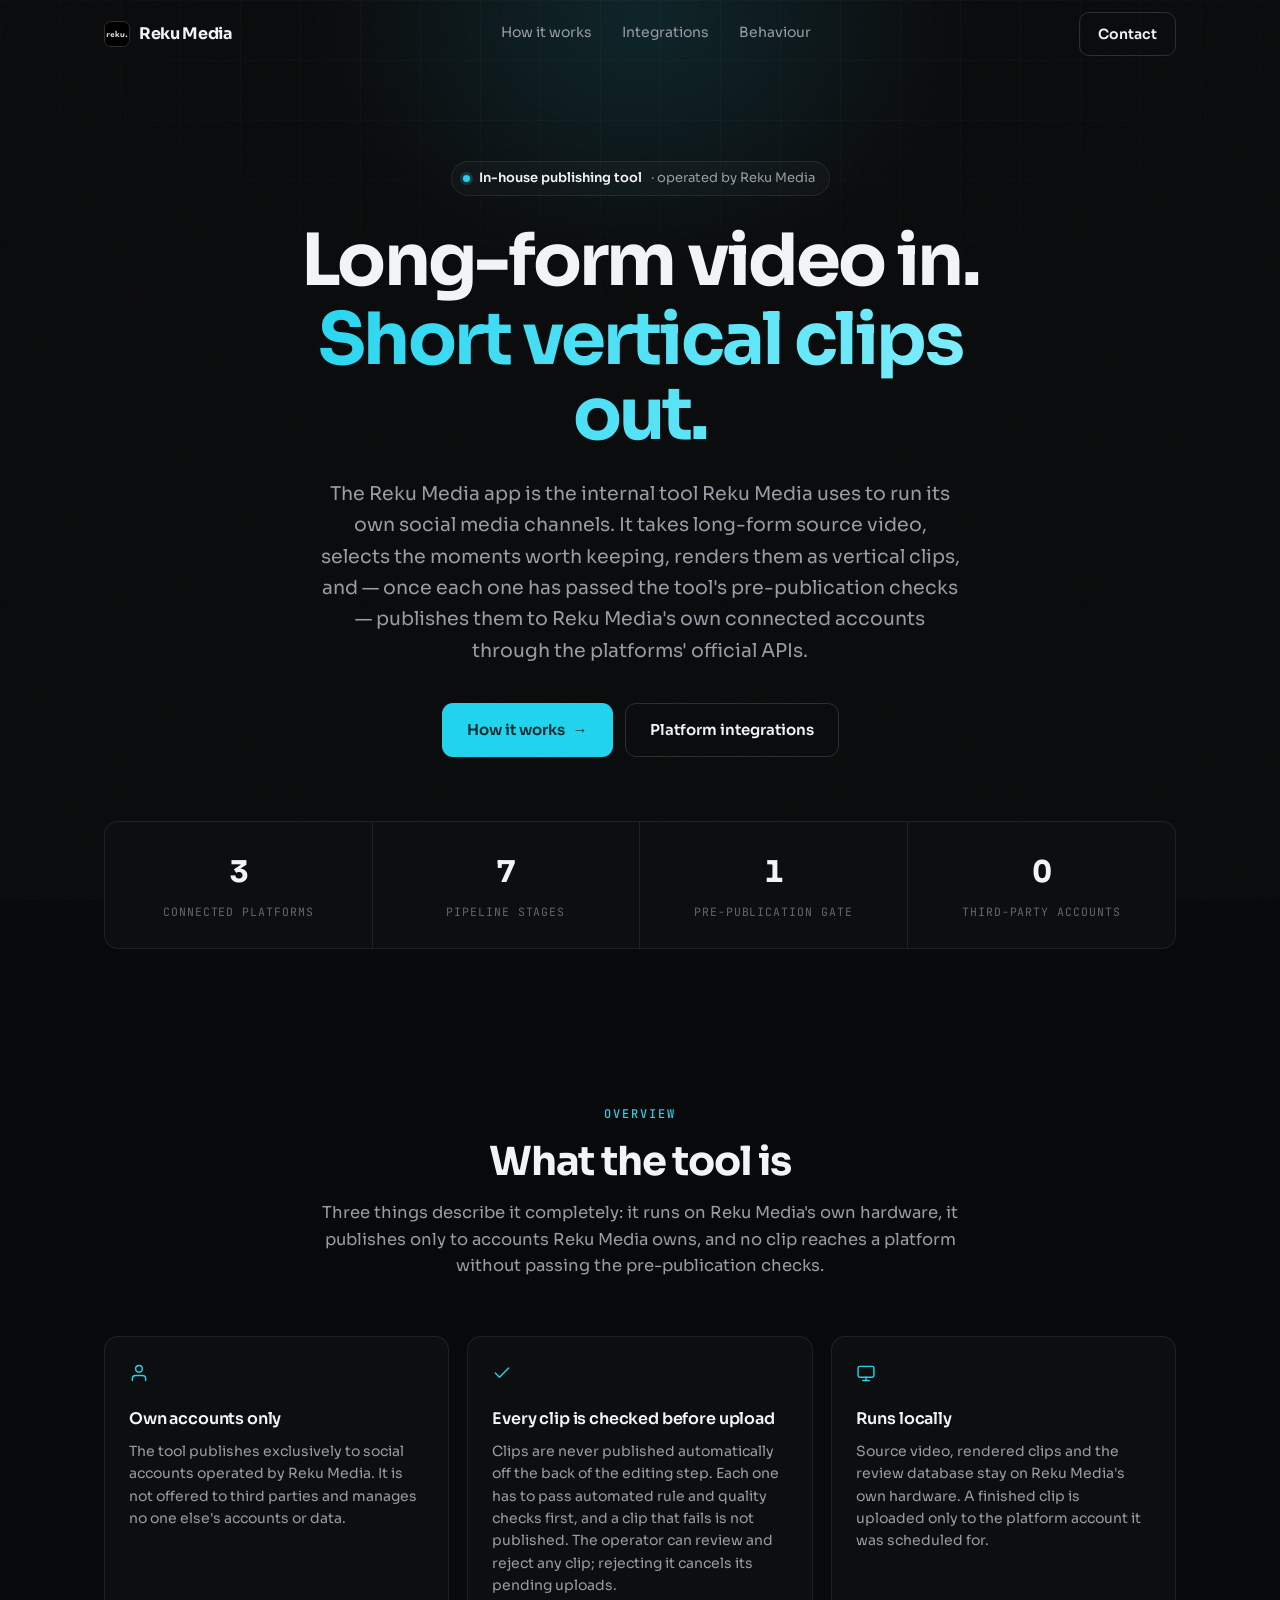
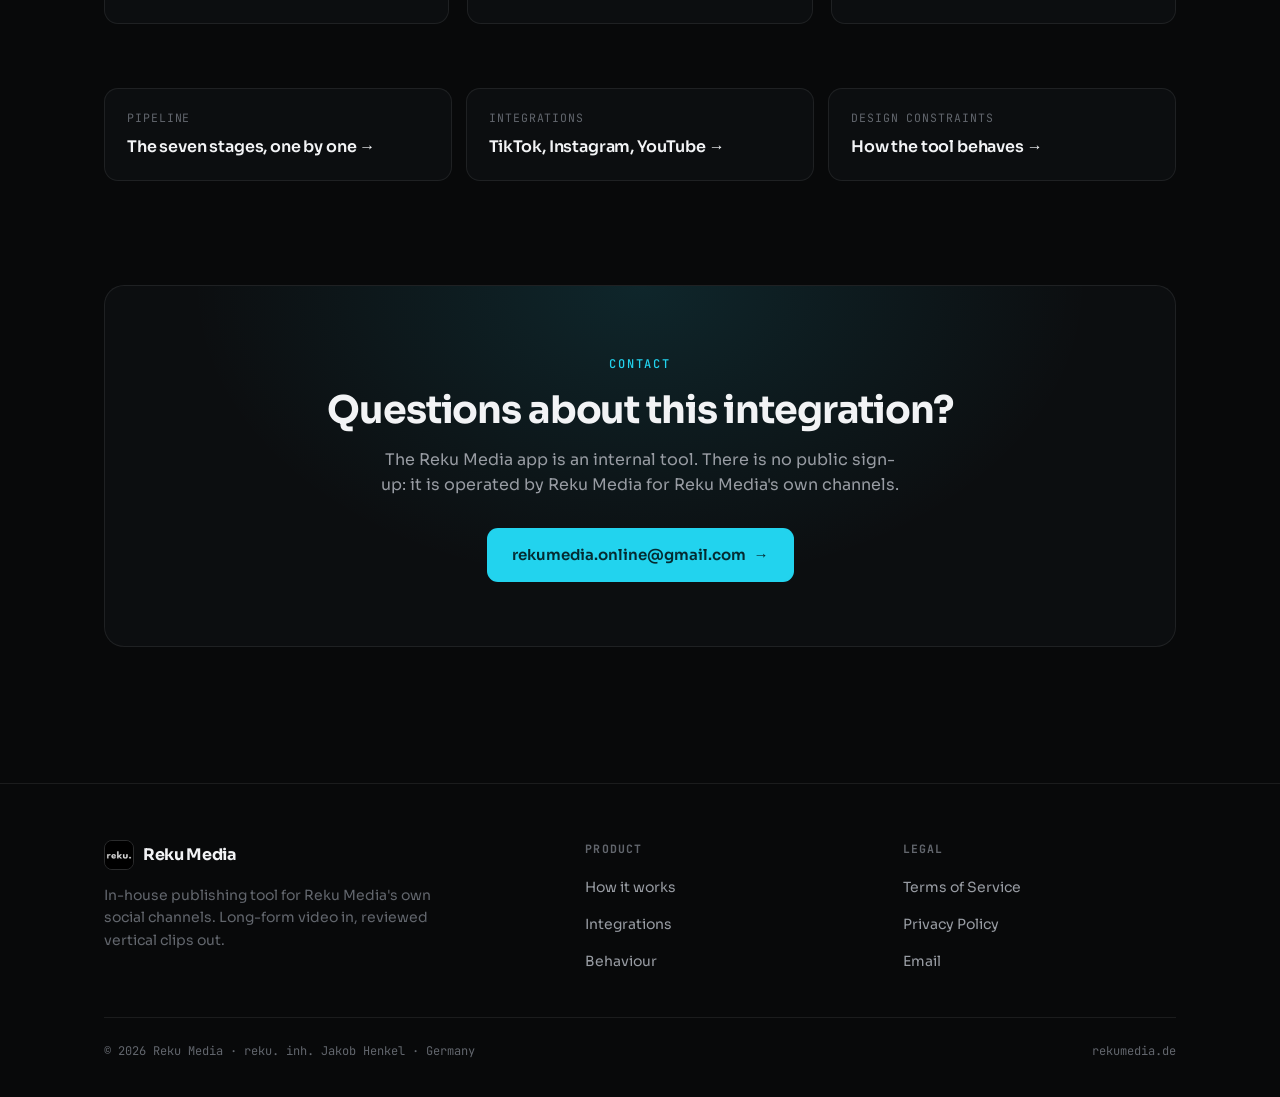
<file: index.html>
<!DOCTYPE html>
<html lang="en">
<head>
<meta charset="utf-8">
<meta name="viewport" content="width=device-width, initial-scale=1">
<title>Reku Media</title>
<meta name="description" content="The Reku Media app is an in-house publishing tool. It turns long-form source video into short vertical clips and publishes them to Reku Media's own connected social accounts through official platform APIs.">
<link rel="icon" href="/assets/favicon-32.png" sizes="32x32">
<link rel="icon" href="/assets/favicon-16.png" sizes="16x16">
<link rel="apple-touch-icon" href="/assets/apple-touch-icon.png">
<link rel="preconnect" href="https://fonts.googleapis.com">
<link rel="preconnect" href="https://fonts.gstatic.com" crossorigin>
<link href="https://fonts.googleapis.com/css2?family=Sora:wght@400;500;600;700;800&family=JetBrains+Mono:wght@400;500;600&display=swap" rel="stylesheet">
<link rel="stylesheet" href="/assets/site.css">
<script>document.documentElement.className += ' js';</script>
</head>
<body>

<div class="progress" id="prog" aria-hidden="true"></div>

<div class="bg-wrap">
  <div class="bg-grid"></div>
  <div class="bg-glow"></div>
  <div class="bg-grain"></div>
</div>

<div class="shell">

<header id="hdr">
  <div class="container nav">
    <a class="brand" href="/">
      <img class="mark" src="/assets/reku-mark.png" alt="" width="26" height="26">
      Reku Media
    </a>
    <nav class="nav-links">
      <a href="/how-it-works">How it works</a>
      <a href="/integrations">Integrations</a>
      <a href="/behaviour">Behaviour</a>
    </nav>
    <a class="btn btn-ghost" href="mailto:rekumedia.online@gmail.com">Contact</a>
  </div>
</header>

<main class="container">

  <section class="hero">
    <div class="hero-inner">
      <div class="pill fade-up fu1">
        <span class="dot"></span>
        <b>In-house publishing tool</b> &middot; operated by Reku Media
      </div>
      <h1 class="hero-h1">
        <span class="line"><span class="line-in">Long-form video in.</span></span>
        <span class="line"><span class="line-in accent">Short vertical clips out.</span></span>
      </h1>
      <p class="lead fade-up fu2">
        The Reku Media app is the internal tool Reku Media uses to run its own social media
        channels. It takes long-form source video, selects the moments worth keeping, renders
        them as vertical clips, and — once each one has passed the tool's pre-publication checks — publishes them to
        Reku Media's own connected accounts through the platforms' official APIs.
      </p>
      <div class="hero-actions fade-up fu3">
        <a class="btn btn-primary btn-lg" href="/how-it-works">How it works <span class="arr">&rarr;</span></a>
        <a class="btn btn-ghost btn-lg" href="/integrations">Platform integrations</a>
      </div>
    </div>

    <div class="stats reveal">
      <div class="stat">
        <div class="stat-num" data-count="3">3</div>
        <div class="stat-label">Connected platforms</div>
      </div>
      <div class="stat">
        <div class="stat-num" data-count="7">7</div>
        <div class="stat-label">Pipeline stages</div>
      </div>
      <div class="stat">
        <div class="stat-num" data-count="1">1</div>
        <div class="stat-label">Pre-publication gate</div>
      </div>
      <div class="stat">
        <div class="stat-num" data-count="0">0</div>
        <div class="stat-label">Third-party accounts</div>
      </div>
    </div>
  </section>

  <section class="sec">
    <div class="sec-head reveal">
      <span class="eyebrow">Overview</span>
      <h2>What the tool is</h2>
      <p>
        Three things describe it completely: it runs on Reku Media's own hardware, it publishes only
        to accounts Reku Media owns, and no clip reaches a platform without passing the pre-publication checks.
      </p>
    </div>
    <div class="principles">

      <div class="principle reveal">
        <span class="pic"><svg viewBox="0 0 24 24" fill="none" stroke="currentColor" stroke-width="1.7" stroke-linecap="round" stroke-linejoin="round"><path d="M20 21v-2a4 4 0 0 0-4-4H8a4 4 0 0 0-4 4v2"/><circle cx="12" cy="7" r="4"/></svg></span>
        <h3>Own accounts only</h3>
        <p>The tool publishes exclusively to social accounts operated by Reku Media. It is not offered to third parties and manages no one else's accounts or data.</p>
      </div>

      <div class="principle reveal d1">
        <span class="pic"><svg viewBox="0 0 24 24" fill="none" stroke="currentColor" stroke-width="1.7" stroke-linecap="round" stroke-linejoin="round"><path d="M20 6 9 17l-5-5"/></svg></span>
        <h3>Every clip is checked before upload</h3>
        <p>Clips are never published automatically off the back of the editing step. Each one has to pass automated rule and quality checks first, and a clip that fails is not published. The operator can review and reject any clip; rejecting it cancels its pending uploads.</p>
      </div>

      <div class="principle reveal d2">
        <span class="pic"><svg viewBox="0 0 24 24" fill="none" stroke="currentColor" stroke-width="1.7" stroke-linecap="round" stroke-linejoin="round"><rect x="2.5" y="4" width="19" height="13" rx="2"/><path d="M8 21h8M12 17v4"/></svg></span>
        <h3>Runs locally</h3>
        <p>Source video, rendered clips and the review database stay on Reku Media's own hardware. A finished clip is uploaded only to the platform account it was scheduled for.</p>
      </div>

    </div>

    <div class="pager">
      <a href="/how-it-works">
        <div class="k">Pipeline</div>
        <div class="t">The seven stages, one by one &rarr;</div>
      </a>
      <a href="/integrations">
        <div class="k">Integrations</div>
        <div class="t">TikTok, Instagram, YouTube &rarr;</div>
      </a>
      <a href="/behaviour">
        <div class="k">Design constraints</div>
        <div class="t">How the tool behaves &rarr;</div>
      </a>
    </div>
  </section>

  <section class="sec" style="padding-top: 0;">
    <div class="cta-band reveal">
      <span class="eyebrow">Contact</span>
      <h2 style="margin-top:14px;">Questions about this integration?</h2>
      <p>
        The Reku Media app is an internal tool. There is no public sign-up: it is operated by
        Reku Media for Reku Media's own channels.
      </p>
      <a class="btn btn-primary btn-lg" href="mailto:rekumedia.online@gmail.com">
        rekumedia.online@gmail.com <span class="arr">&rarr;</span>
      </a>
    </div>
  </section>

</main>

<footer>
  <div class="container">
    <div class="foot-grid">
      <div class="foot-brand">
        <a class="brand" href="/">
          <img class="mark" src="/assets/reku-mark.png" alt="" width="30" height="30">
          Reku Media
        </a>
        <p>
          In-house publishing tool for Reku Media's own social channels. Long-form video in,
          reviewed vertical clips out.
        </p>
      </div>
      <div class="foot-col">
        <h4>Product</h4>
        <ul>
          <li><a href="/how-it-works">How it works</a></li>
          <li><a href="/integrations">Integrations</a></li>
          <li><a href="/behaviour">Behaviour</a></li>
        </ul>
      </div>
      <div class="foot-col">
        <h4>Legal</h4>
        <ul>
          <li><a href="/terms">Terms of Service</a></li>
          <li><a href="/privacy">Privacy Policy</a></li>
          <li><a href="mailto:rekumedia.online@gmail.com">Email</a></li>
        </ul>
      </div>
    </div>
    <div class="foot-bottom">
      <span>© 2026 Reku Media · reku. inh. Jakob Henkel · Germany</span>
      <span>rekumedia.de</span>
    </div>
  </div>
</footer>

</div>

<script src="/assets/site.js"></script>

</body>
</html>
</file>
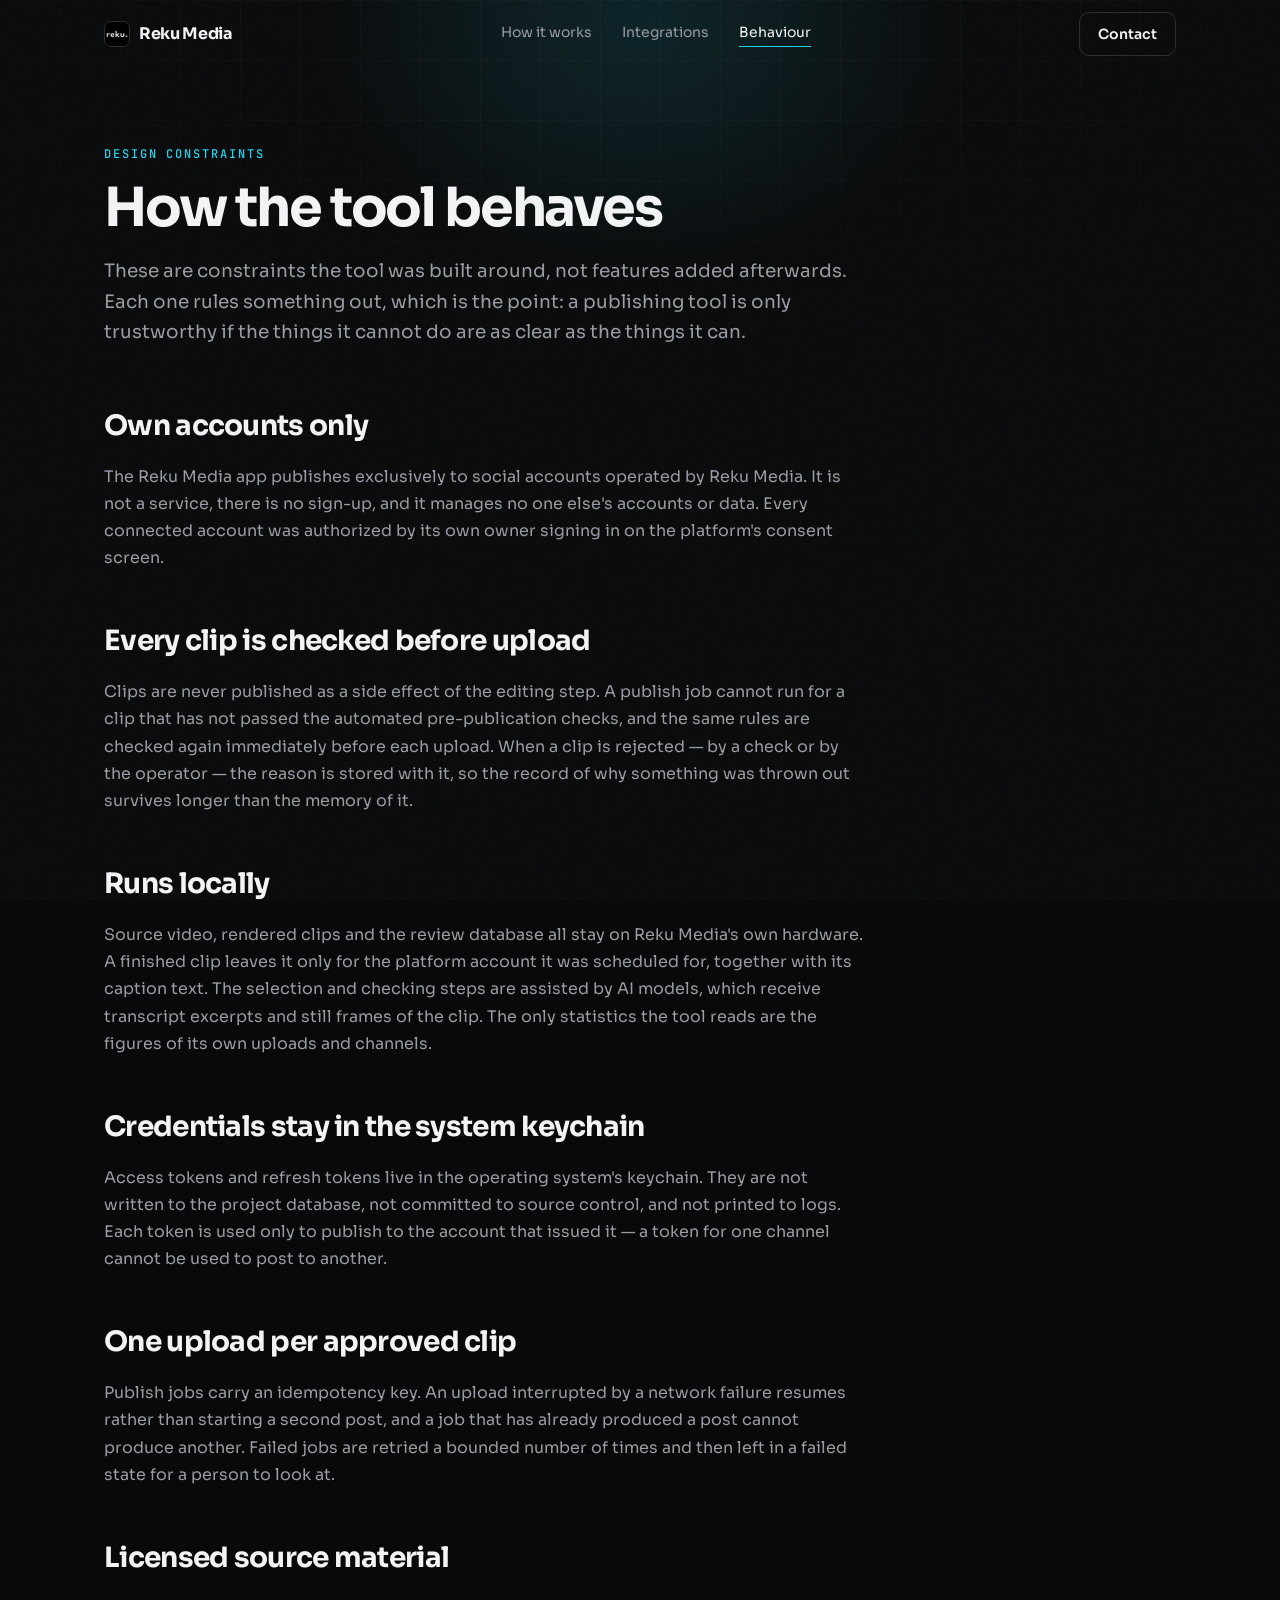
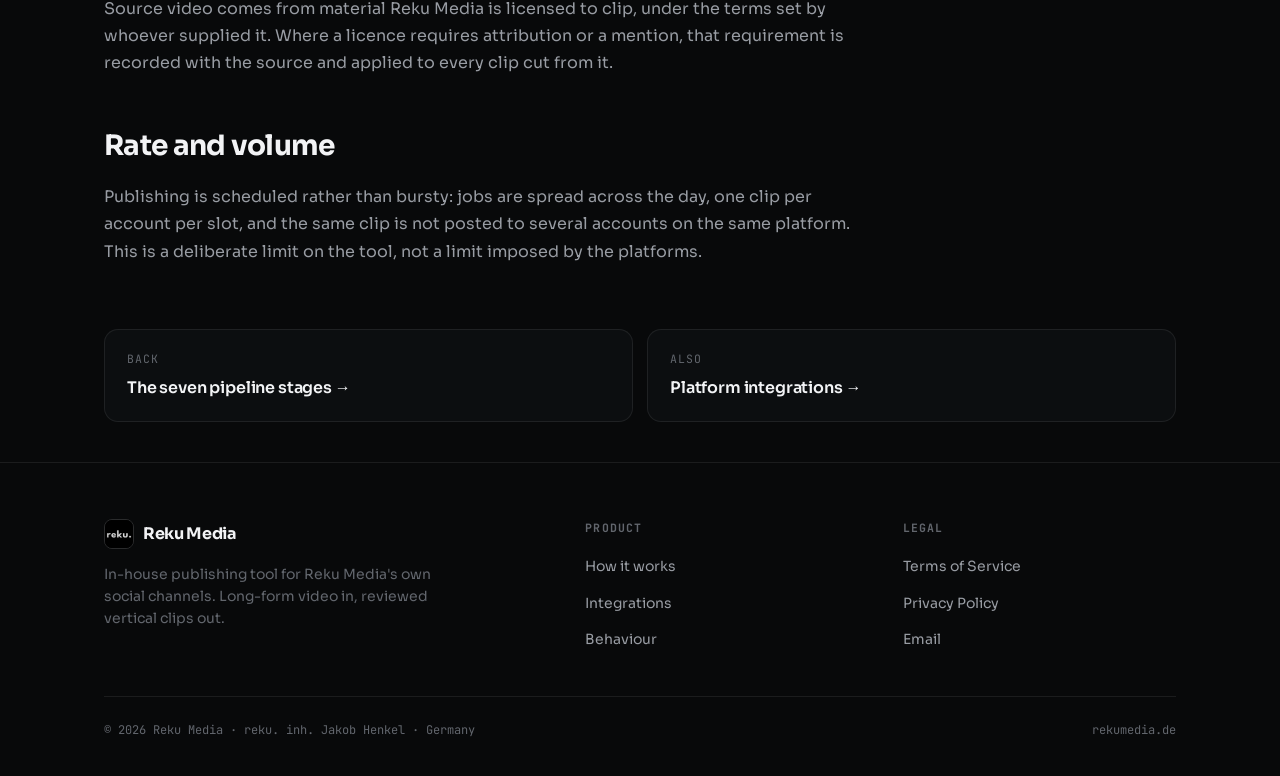
<file: behaviour/index.html>
<!DOCTYPE html>
<html lang="en">
<head>
<meta charset="utf-8">
<meta name="viewport" content="width=device-width, initial-scale=1">
<title>How the tool behaves — Reku Media</title>
<meta name="description" content="The constraints the Reku Media app is built around: own accounts only, every clip is checked before upload, local processing, keychain credentials, one upload per clip, licensed source material.">
<link rel="icon" href="/assets/favicon-32.png" sizes="32x32">
<link rel="icon" href="/assets/favicon-16.png" sizes="16x16">
<link rel="apple-touch-icon" href="/assets/apple-touch-icon.png">
<link rel="preconnect" href="https://fonts.googleapis.com">
<link rel="preconnect" href="https://fonts.gstatic.com" crossorigin>
<link href="https://fonts.googleapis.com/css2?family=Sora:wght@400;500;600;700;800&family=JetBrains+Mono:wght@400;500;600&display=swap" rel="stylesheet">
<link rel="stylesheet" href="/assets/site.css">
<script>document.documentElement.className += ' js';</script>
</head>
<body>

<div class="progress" id="prog" aria-hidden="true"></div>

<div class="bg-wrap">
  <div class="bg-grid"></div>
  <div class="bg-glow"></div>
  <div class="bg-grain"></div>
</div>

<div class="shell">

<header id="hdr">
  <div class="container nav">
    <a class="brand" href="/">
      <img class="mark" src="/assets/reku-mark.png" alt="" width="26" height="26">
      Reku Media
    </a>
    <nav class="nav-links">
      <a href="/how-it-works">How it works</a>
      <a href="/integrations">Integrations</a>
      <a class="active" href="/behaviour">Behaviour</a>
    </nav>
    <a class="btn btn-ghost" href="mailto:rekumedia.online@gmail.com">Contact</a>
  </div>
</header>

<main class="container">

  <div class="page-head">
    <span class="eyebrow">Design constraints</span>
    <h1>How the tool behaves</h1>
    <p>
      These are constraints the tool was built around, not features added afterwards. Each one
      rules something out, which is the point: a publishing tool is only trustworthy if the things
      it cannot do are as clear as the things it can.
    </p>
  </div>

  <div class="prose">

    <h2>Own accounts only</h2>
    <p>
      The Reku Media app publishes exclusively to social accounts operated by Reku Media. It is not
      a service, there is no sign-up, and it manages no one else's accounts or data. Every
      connected account was authorized by its own owner signing in on the platform's consent
      screen.
    </p>

    <h2>Every clip is checked before upload</h2>
    <p>
      Clips are never published as a side effect of the editing step. A publish job cannot run
      for a clip that has not passed the automated pre-publication checks, and the same rules are
      checked again immediately before each upload. When a clip is rejected — by a check or by
      the operator — the reason is stored with it, so the record of
      why something was thrown out survives longer than the memory of it.
    </p>

    <h2>Runs locally</h2>
    <p>
      Source video, rendered clips and the review database all stay on Reku Media's own hardware.
      A finished clip leaves it only for the platform account it was scheduled for, together with
      its caption text. The selection and checking steps are assisted by AI models, which receive
      transcript excerpts and still frames of the clip. The only statistics the tool reads are
      the figures of its own uploads and channels.
    </p>

    <h2>Credentials stay in the system keychain</h2>
    <p>
      Access tokens and refresh tokens live in the operating system's keychain. They are not
      written to the project database, not committed to source control, and not printed to logs.
      Each token is used only to publish to the account that issued it — a token for one channel
      cannot be used to post to another.
    </p>

    <h2>One upload per approved clip</h2>
    <p>
      Publish jobs carry an idempotency key. An upload interrupted by a network failure resumes
      rather than starting a second post, and a job that has already produced a post cannot produce
      another. Failed jobs are retried a bounded number of times and then left in a failed state
      for a person to look at.
    </p>

    <h2>Licensed source material</h2>
    <p>
      Source video comes from material Reku Media is licensed to clip, under the terms set by
      whoever supplied it. Where a licence requires attribution or a mention, that requirement is
      recorded with the source and applied to every clip cut from it.
    </p>

    <h2>Rate and volume</h2>
    <p>
      Publishing is scheduled rather than bursty: jobs are spread across the day, one clip per
      account per slot, and the same clip is not posted to several accounts on the same platform.
      This is a deliberate limit on the tool, not a limit imposed by the platforms.
    </p>

  </div>

  <div class="pager">
    <a href="/how-it-works">
      <div class="k">Back</div>
      <div class="t">The seven pipeline stages &rarr;</div>
    </a>
    <a href="/integrations">
      <div class="k">Also</div>
      <div class="t">Platform integrations &rarr;</div>
    </a>
  </div>

</main>

<footer>
  <div class="container">
    <div class="foot-grid">
      <div class="foot-brand">
        <a class="brand" href="/">
          <img class="mark" src="/assets/reku-mark.png" alt="" width="30" height="30">
          Reku Media
        </a>
        <p>
          In-house publishing tool for Reku Media's own social channels. Long-form video in,
          reviewed vertical clips out.
        </p>
      </div>
      <div class="foot-col">
        <h4>Product</h4>
        <ul>
          <li><a href="/how-it-works">How it works</a></li>
          <li><a href="/integrations">Integrations</a></li>
          <li><a href="/behaviour">Behaviour</a></li>
        </ul>
      </div>
      <div class="foot-col">
        <h4>Legal</h4>
        <ul>
          <li><a href="/terms">Terms of Service</a></li>
          <li><a href="/privacy">Privacy Policy</a></li>
          <li><a href="mailto:rekumedia.online@gmail.com">Email</a></li>
        </ul>
      </div>
    </div>
    <div class="foot-bottom">
      <span>© 2026 Reku Media · reku. inh. Jakob Henkel · Germany</span>
      <span>rekumedia.de</span>
    </div>
  </div>
</footer>

</div>

<script src="/assets/site.js"></script>

</body>
</html>
</file>
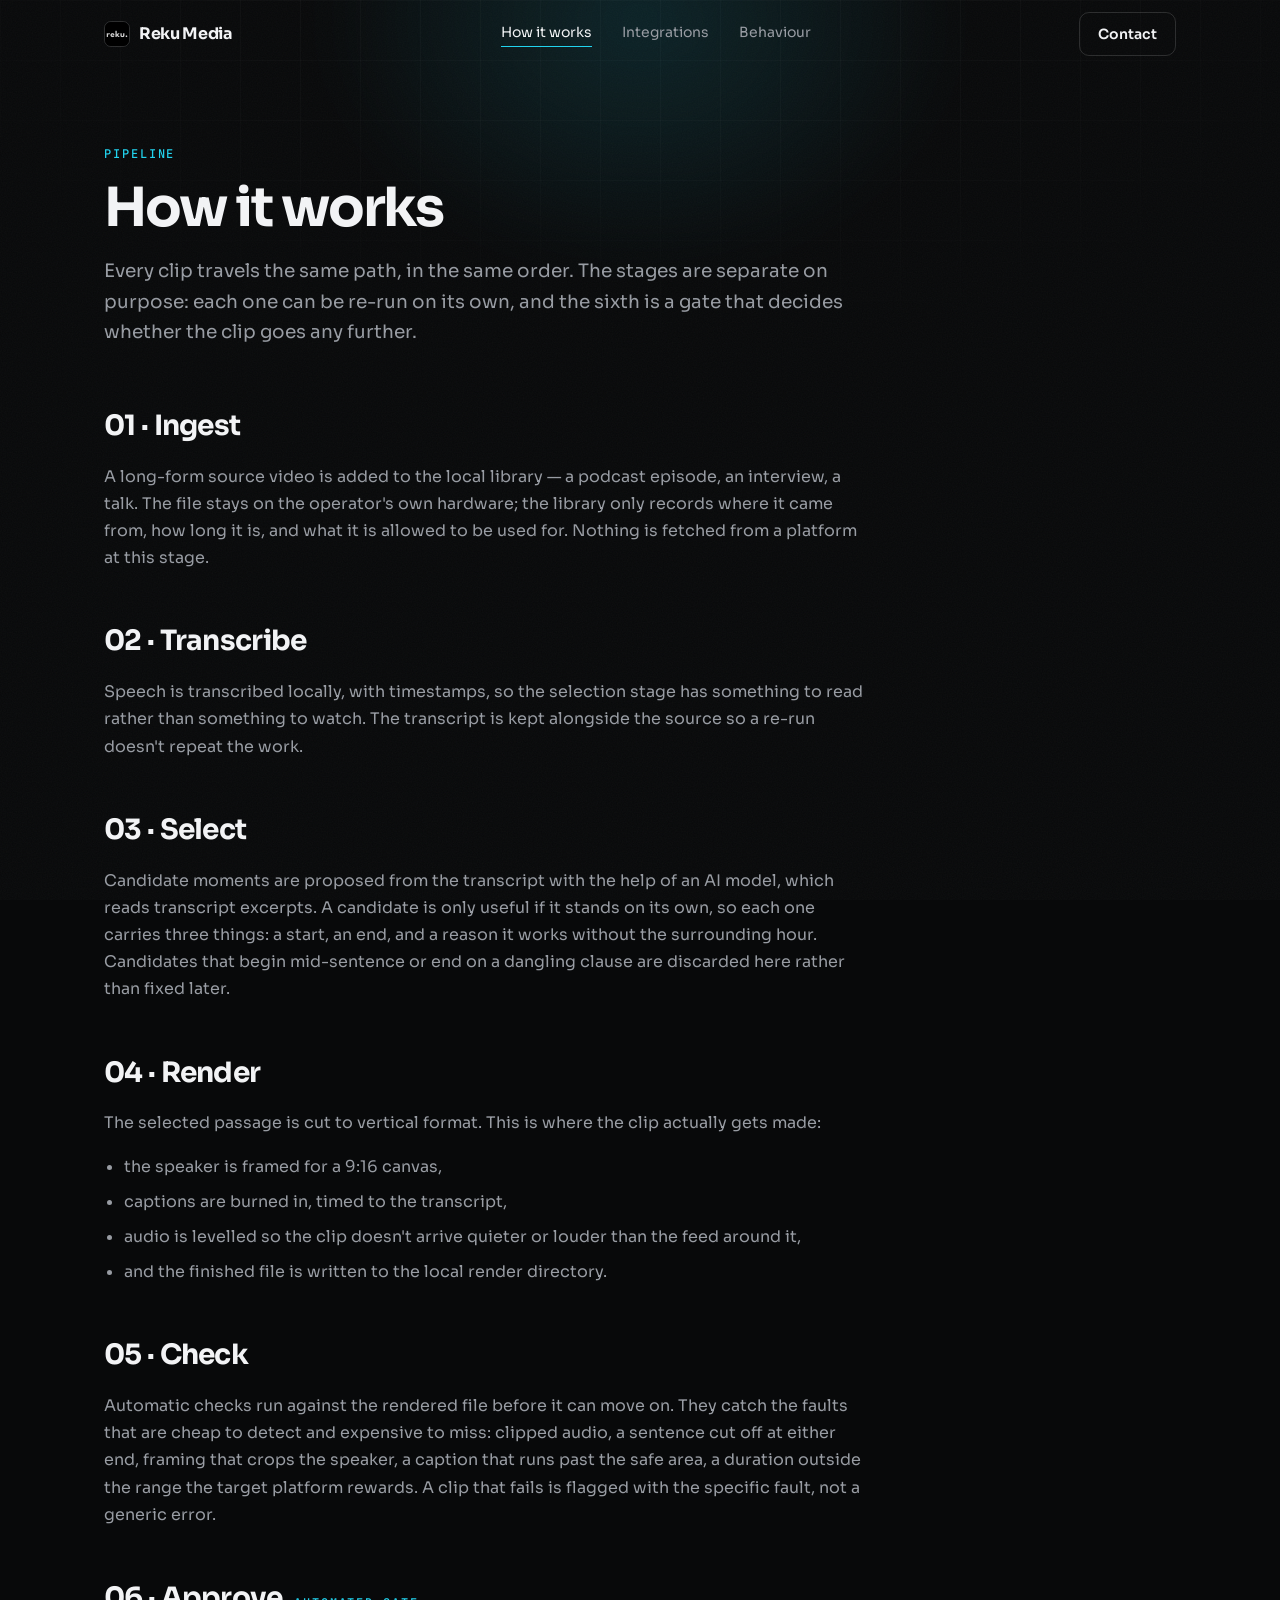
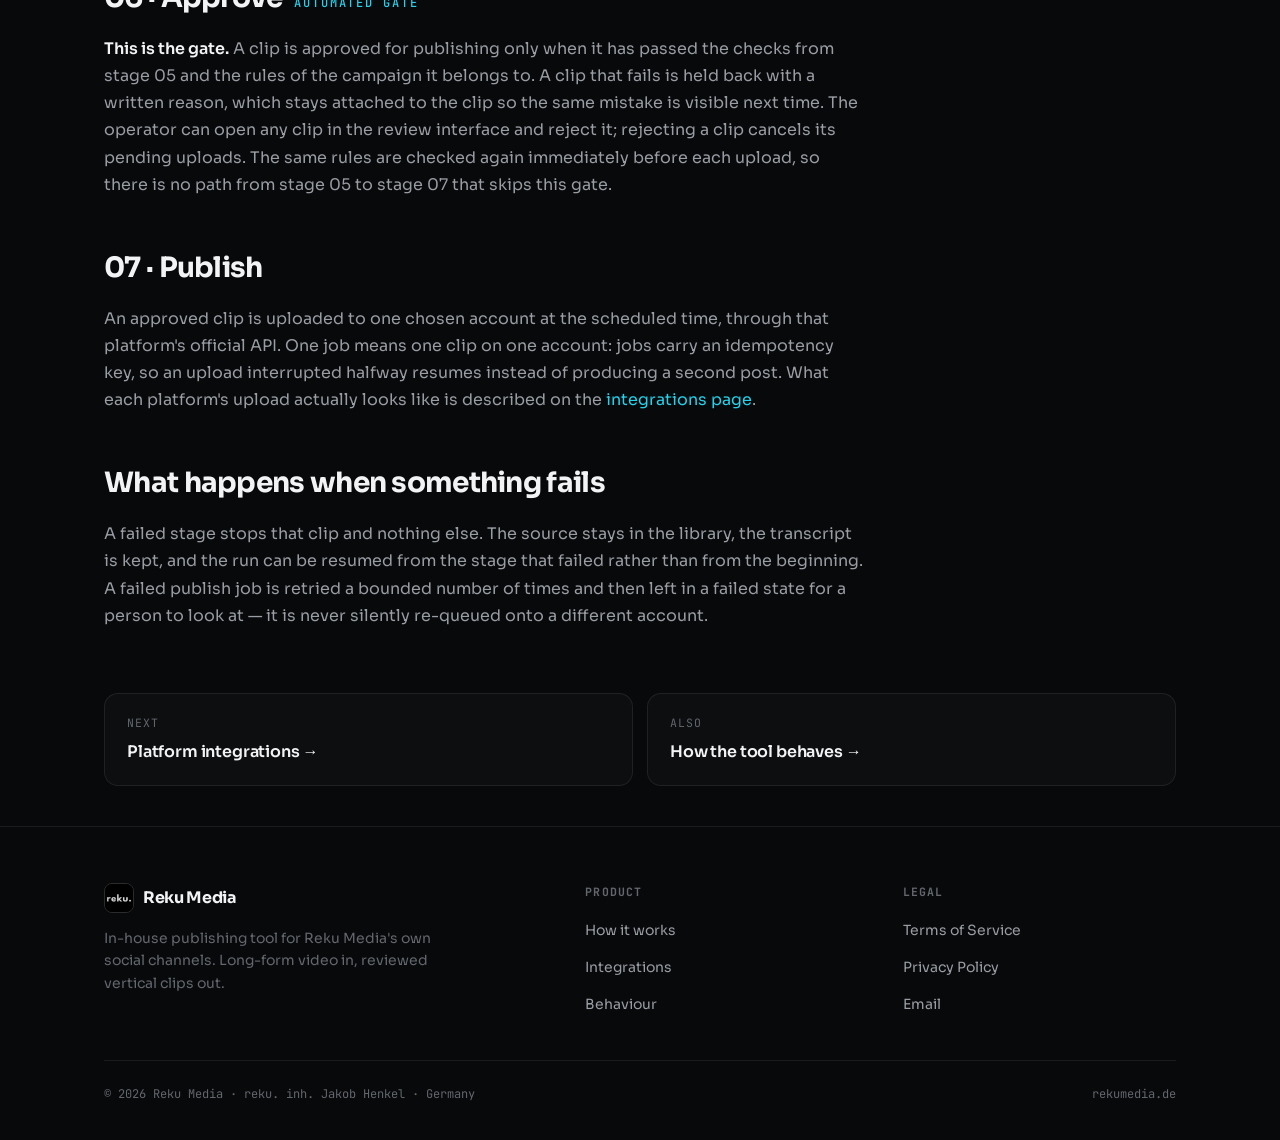
<file: how-it-works/index.html>
<!DOCTYPE html>
<html lang="en">
<head>
<meta charset="utf-8">
<meta name="viewport" content="width=device-width, initial-scale=1">
<title>How it works — Reku Media</title>
<meta name="description" content="The seven stages every clip travels through in the Reku Media app: ingest, transcribe, select, render, check, approve, publish.">
<link rel="icon" href="/assets/favicon-32.png" sizes="32x32">
<link rel="icon" href="/assets/favicon-16.png" sizes="16x16">
<link rel="apple-touch-icon" href="/assets/apple-touch-icon.png">
<link rel="preconnect" href="https://fonts.googleapis.com">
<link rel="preconnect" href="https://fonts.gstatic.com" crossorigin>
<link href="https://fonts.googleapis.com/css2?family=Sora:wght@400;500;600;700;800&family=JetBrains+Mono:wght@400;500;600&display=swap" rel="stylesheet">
<link rel="stylesheet" href="/assets/site.css">
<script>document.documentElement.className += ' js';</script>
</head>
<body>

<div class="progress" id="prog" aria-hidden="true"></div>

<div class="bg-wrap">
  <div class="bg-grid"></div>
  <div class="bg-glow"></div>
  <div class="bg-grain"></div>
</div>

<div class="shell">

<header id="hdr">
  <div class="container nav">
    <a class="brand" href="/">
      <img class="mark" src="/assets/reku-mark.png" alt="" width="26" height="26">
      Reku Media
    </a>
    <nav class="nav-links">
      <a class="active" href="/how-it-works">How it works</a>
      <a href="/integrations">Integrations</a>
      <a href="/behaviour">Behaviour</a>
    </nav>
    <a class="btn btn-ghost" href="mailto:rekumedia.online@gmail.com">Contact</a>
  </div>
</header>

<main class="container">

  <div class="page-head">
    <span class="eyebrow">Pipeline</span>
    <h1>How it works</h1>
    <p>
      Every clip travels the same path, in the same order. The stages are separate on purpose:
      each one can be re-run on its own, and the sixth is a gate that decides whether
      the clip goes any further.
    </p>
  </div>

  <div class="prose">

    <h2>01 &middot; Ingest</h2>
    <p>
      A long-form source video is added to the local library — a podcast episode, an interview, a
      talk. The file stays on the operator's own hardware; the library only records where it came from,
      how long it is, and what it is allowed to be used for. Nothing is fetched from a platform at
      this stage.
    </p>

    <h2>02 &middot; Transcribe</h2>
    <p>
      Speech is transcribed locally, with timestamps, so the selection stage has something to read
      rather than something to watch. The transcript is kept alongside the source so a re-run
      doesn't repeat the work.
    </p>

    <h2>03 &middot; Select</h2>
    <p>
      Candidate moments are proposed from the transcript with the help of an AI model, which
      reads transcript excerpts. A candidate is only useful if it stands
      on its own, so each one carries three things: a start, an end, and a reason it works without
      the surrounding hour. Candidates that begin mid-sentence or end on a dangling clause are
      discarded here rather than fixed later.
    </p>

    <h2>04 &middot; Render</h2>
    <p>
      The selected passage is cut to vertical format. This is where the clip actually gets made:
    </p>
    <ul>
      <li>the speaker is framed for a 9:16 canvas,</li>
      <li>captions are burned in, timed to the transcript,</li>
      <li>audio is levelled so the clip doesn't arrive quieter or louder than the feed around it,</li>
      <li>and the finished file is written to the local render directory.</li>
    </ul>

    <h2>05 &middot; Check</h2>
    <p>
      Automatic checks run against the rendered file before it can move on. They catch the
      faults that are cheap to detect and expensive to miss: clipped audio, a sentence cut off at
      either end, framing that crops the speaker, a caption that runs past the safe area, a
      duration outside the range the target platform rewards. A clip that fails is flagged with the
      specific fault, not a generic error.
    </p>

    <h2>06 &middot; Approve <span class="eyebrow" style="display:inline; margin-left:6px;">Automated gate</span></h2>
    <p>
      <strong>This is the gate.</strong> A clip is approved for publishing only when it has passed
      the checks from stage 05 and the rules of the campaign it belongs to. A clip that fails is
      held back with a written reason, which stays attached to the clip so the same mistake is
      visible next time. The operator can open any clip in the review interface and reject it;
      rejecting a clip cancels its pending uploads. The same rules are checked again immediately
      before each upload, so there is no path from stage 05 to stage 07 that skips this gate.
    </p>

    <h2>07 &middot; Publish</h2>
    <p>
      An approved clip is uploaded to one chosen account at the scheduled time, through that
      platform's official API. One job means one clip on one account: jobs carry an idempotency
      key, so an upload interrupted halfway resumes instead of producing a second post. What each
      platform's upload actually looks like is described on the
      <a href="/integrations" style="color: var(--accent);">integrations page</a>.
    </p>

    <h2>What happens when something fails</h2>
    <p>
      A failed stage stops that clip and nothing else. The source stays in the library, the
      transcript is kept, and the run can be resumed from the stage that failed rather than from
      the beginning. A failed publish job is retried a bounded number of times and then left in a
      failed state for a person to look at — it is never silently re-queued onto a different
      account.
    </p>

  </div>

  <div class="pager">
    <a href="/integrations">
      <div class="k">Next</div>
      <div class="t">Platform integrations &rarr;</div>
    </a>
    <a href="/behaviour">
      <div class="k">Also</div>
      <div class="t">How the tool behaves &rarr;</div>
    </a>
  </div>

</main>

<footer>
  <div class="container">
    <div class="foot-grid">
      <div class="foot-brand">
        <a class="brand" href="/">
          <img class="mark" src="/assets/reku-mark.png" alt="" width="30" height="30">
          Reku Media
        </a>
        <p>
          In-house publishing tool for Reku Media's own social channels. Long-form video in,
          reviewed vertical clips out.
        </p>
      </div>
      <div class="foot-col">
        <h4>Product</h4>
        <ul>
          <li><a href="/how-it-works">How it works</a></li>
          <li><a href="/integrations">Integrations</a></li>
          <li><a href="/behaviour">Behaviour</a></li>
        </ul>
      </div>
      <div class="foot-col">
        <h4>Legal</h4>
        <ul>
          <li><a href="/terms">Terms of Service</a></li>
          <li><a href="/privacy">Privacy Policy</a></li>
          <li><a href="mailto:rekumedia.online@gmail.com">Email</a></li>
        </ul>
      </div>
    </div>
    <div class="foot-bottom">
      <span>© 2026 Reku Media · reku. inh. Jakob Henkel · Germany</span>
      <span>rekumedia.de</span>
    </div>
  </div>
</footer>

</div>

<script src="/assets/site.js"></script>

</body>
</html>
</file>
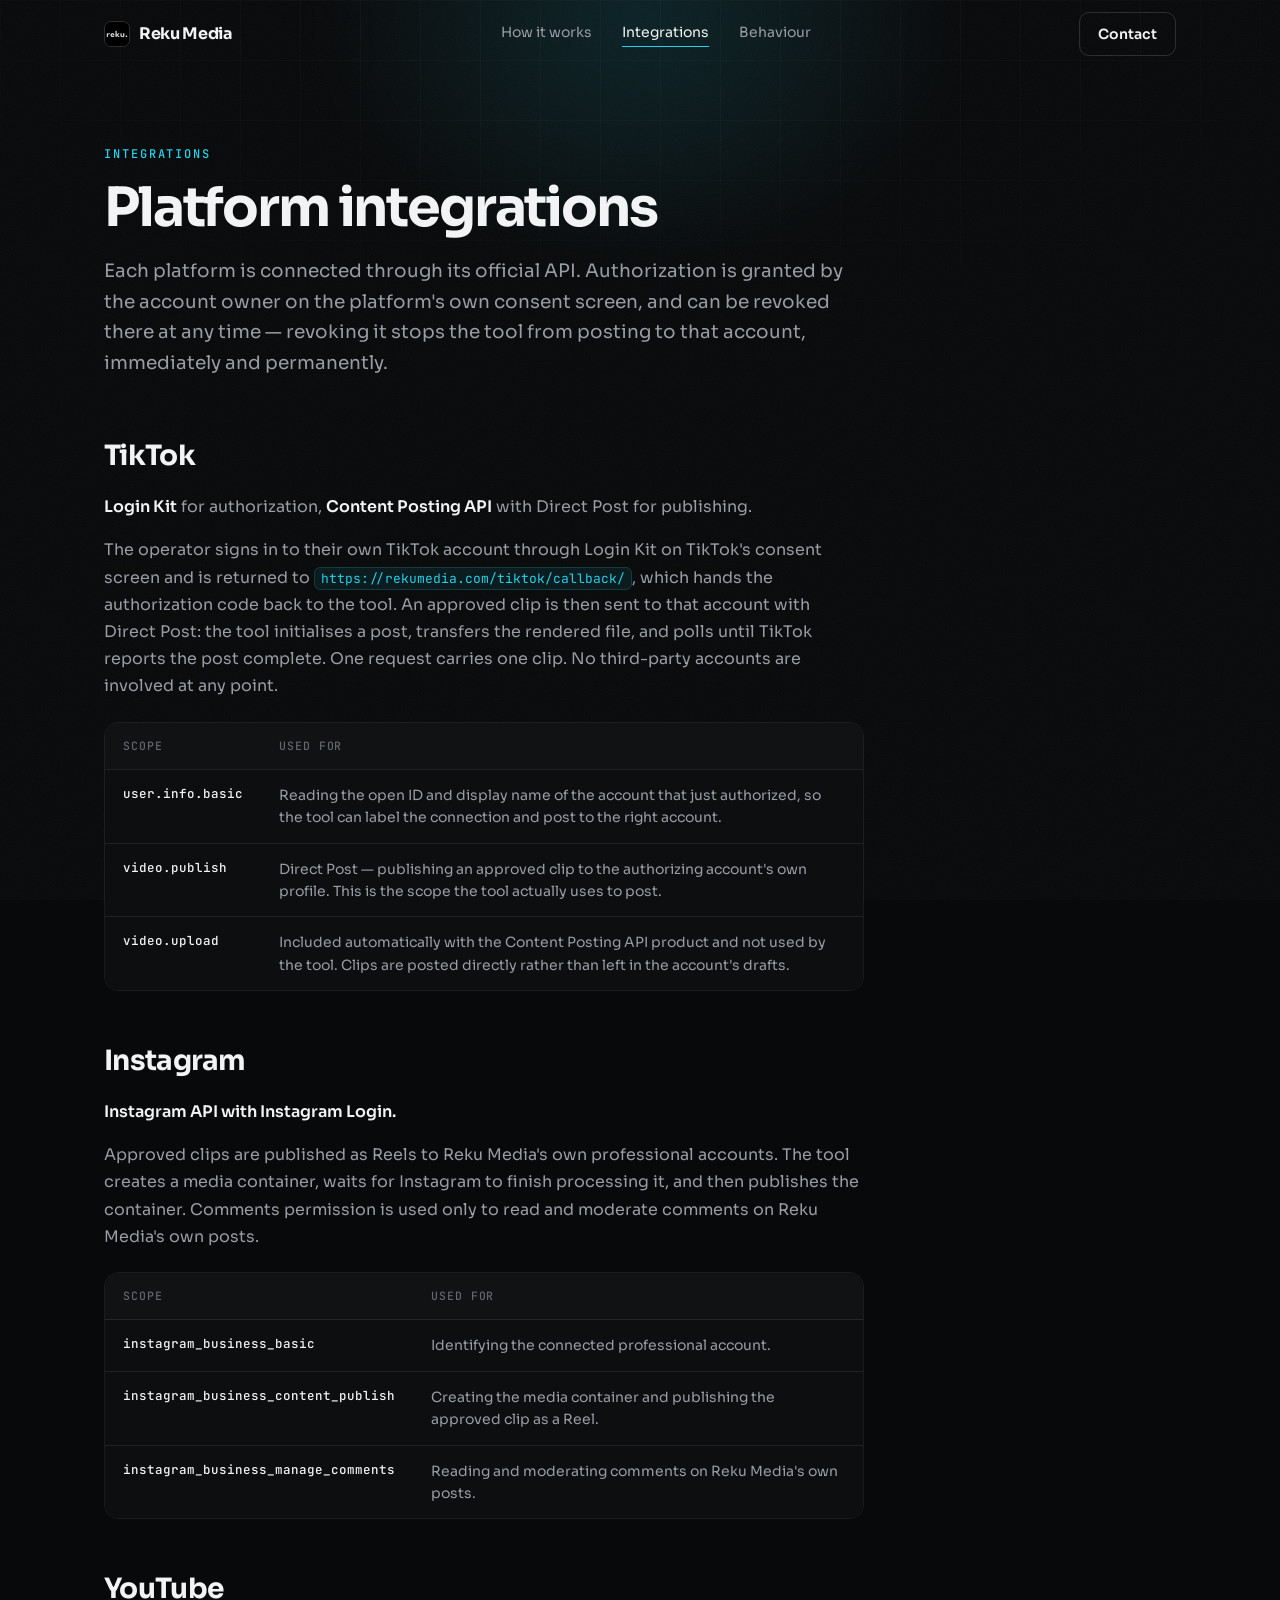
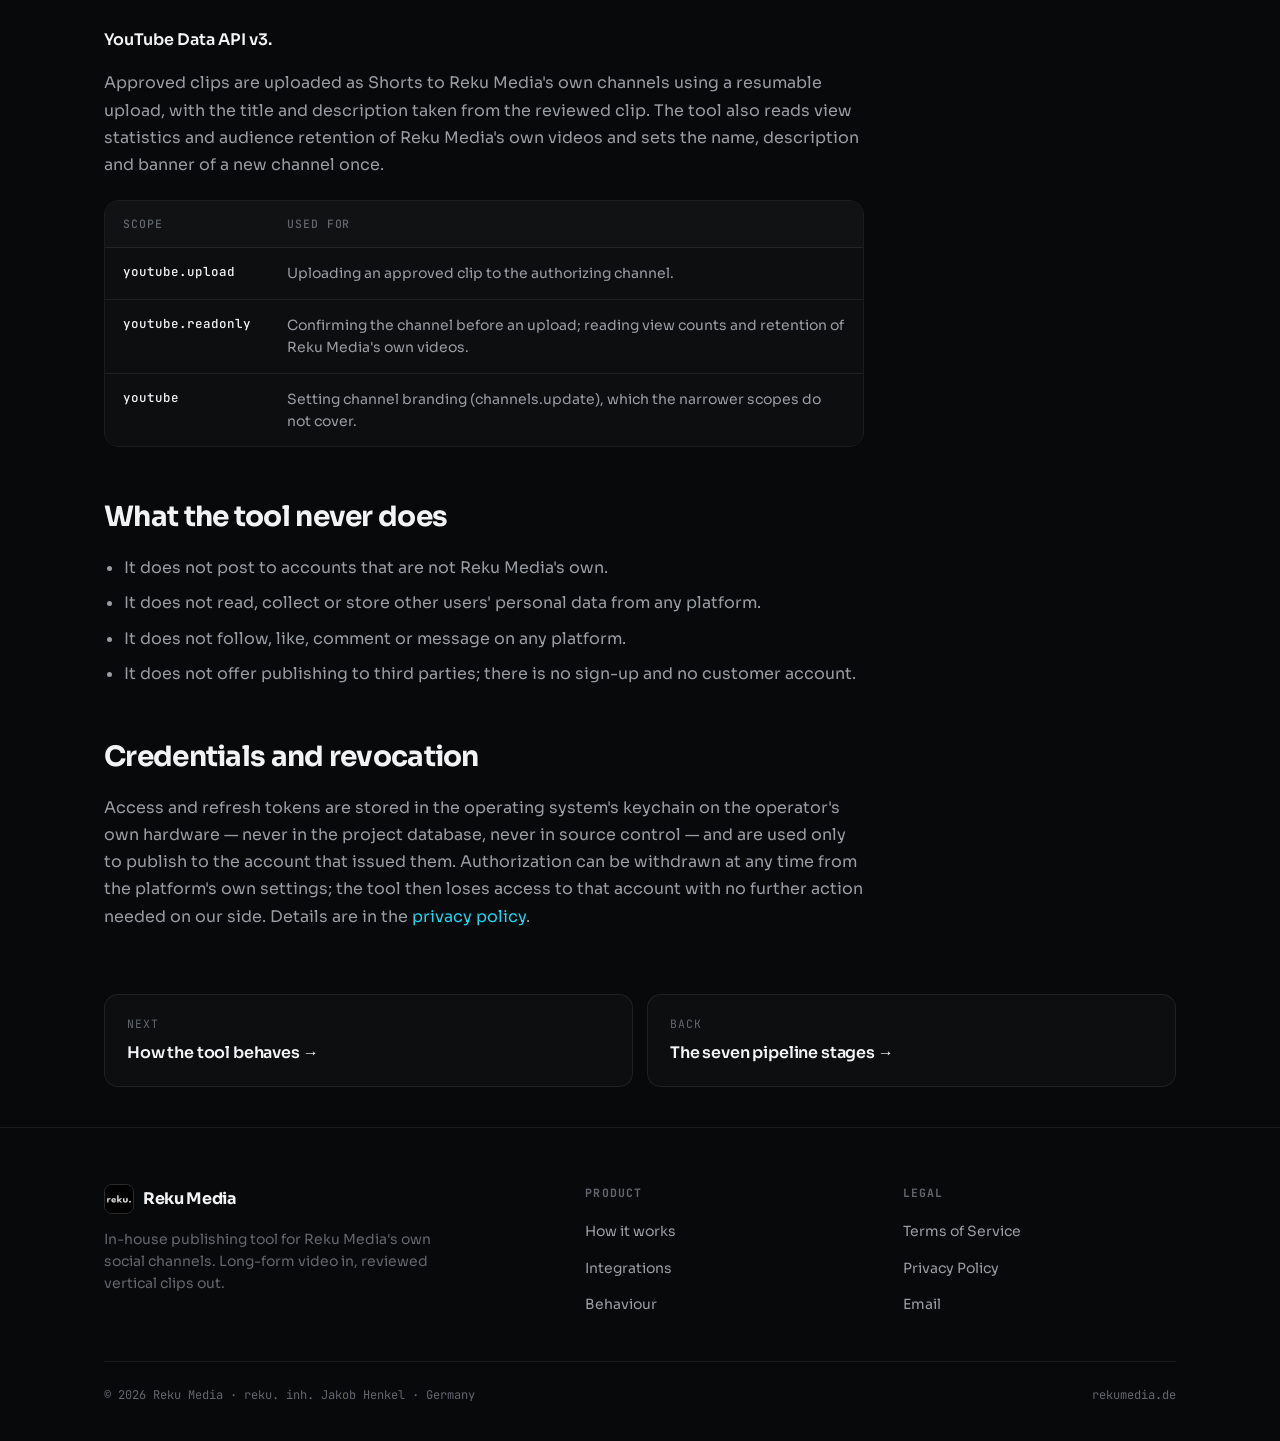
<file: integrations/index.html>
<!DOCTYPE html>
<html lang="en">
<head>
<meta charset="utf-8">
<meta name="viewport" content="width=device-width, initial-scale=1">
<title>Platform integrations — Reku Media</title>
<meta name="description" content="How the Reku Media app connects to TikTok, Instagram and YouTube: which API each uses, which scopes are requested, what each scope is used for, and how authorization is granted and revoked.">
<link rel="icon" href="/assets/favicon-32.png" sizes="32x32">
<link rel="icon" href="/assets/favicon-16.png" sizes="16x16">
<link rel="apple-touch-icon" href="/assets/apple-touch-icon.png">
<link rel="preconnect" href="https://fonts.googleapis.com">
<link rel="preconnect" href="https://fonts.gstatic.com" crossorigin>
<link href="https://fonts.googleapis.com/css2?family=Sora:wght@400;500;600;700;800&family=JetBrains+Mono:wght@400;500;600&display=swap" rel="stylesheet">
<link rel="stylesheet" href="/assets/site.css">
<script>document.documentElement.className += ' js';</script>
</head>
<body>

<div class="progress" id="prog" aria-hidden="true"></div>

<div class="bg-wrap">
  <div class="bg-grid"></div>
  <div class="bg-glow"></div>
  <div class="bg-grain"></div>
</div>

<div class="shell">

<header id="hdr">
  <div class="container nav">
    <a class="brand" href="/">
      <img class="mark" src="/assets/reku-mark.png" alt="" width="26" height="26">
      Reku Media
    </a>
    <nav class="nav-links">
      <a href="/how-it-works">How it works</a>
      <a class="active" href="/integrations">Integrations</a>
      <a href="/behaviour">Behaviour</a>
    </nav>
    <a class="btn btn-ghost" href="mailto:rekumedia.online@gmail.com">Contact</a>
  </div>
</header>

<main class="container">

  <div class="page-head">
    <span class="eyebrow">Integrations</span>
    <h1>Platform integrations</h1>
    <p>
      Each platform is connected through its official API. Authorization is granted by the account
      owner on the platform's own consent screen, and can be revoked there at any time — revoking
      it stops the tool from posting to that account, immediately and permanently.
    </p>
  </div>

  <div class="prose">

    <h2>TikTok</h2>
    <p>
      <strong>Login Kit</strong> for authorization, <strong>Content Posting API</strong> with
      Direct Post for publishing.
    </p>
    <p>
      The operator signs in to their own TikTok account through Login Kit on TikTok's consent
      screen and is returned to
      <code>https://rekumedia.com/tiktok/callback/</code>, which hands the authorization code back
      to the tool. An approved clip is then sent to that account with Direct Post: the tool
      initialises a post, transfers the rendered file, and polls until TikTok reports the post
      complete. One request carries one clip. No third-party accounts are involved at any point.
    </p>

    <div class="tablewrap">
      <table class="spec">
        <thead>
          <tr><th>Scope</th><th>Used for</th></tr>
        </thead>
        <tbody>
          <tr>
            <td class="mono">user.info.basic</td>
            <td>Reading the open ID and display name of the account that just authorized, so the tool can label the connection and post to the right account.</td>
          </tr>
          <tr>
            <td class="mono">video.publish</td>
            <td>Direct Post — publishing an approved clip to the authorizing account's own profile. This is the scope the tool actually uses to post.</td>
          </tr>
          <tr>
            <td class="mono">video.upload</td>
            <td>Included automatically with the Content Posting API product and not used by the tool. Clips are posted directly rather than left in the account's drafts.</td>
          </tr>
        </tbody>
      </table>
    </div>

    <h2>Instagram</h2>
    <p><strong>Instagram API with Instagram Login.</strong></p>
    <p>
      Approved clips are published as Reels to Reku Media's own professional accounts. The tool
      creates a media container, waits for Instagram to finish processing it, and then publishes
      the container. Comments permission is used only to read and moderate comments on Reku
      Media's own posts.
    </p>

    <div class="tablewrap">
      <table class="spec">
        <thead>
          <tr><th>Scope</th><th>Used for</th></tr>
        </thead>
        <tbody>
          <tr>
            <td class="mono">instagram_business_basic</td>
            <td>Identifying the connected professional account.</td>
          </tr>
          <tr>
            <td class="mono">instagram_business_content_publish</td>
            <td>Creating the media container and publishing the approved clip as a Reel.</td>
          </tr>
          <tr>
            <td class="mono">instagram_business_manage_comments</td>
            <td>Reading and moderating comments on Reku Media's own posts.</td>
          </tr>
        </tbody>
      </table>
    </div>

    <h2>YouTube</h2>
    <p><strong>YouTube Data API v3.</strong></p>
    <p>
      Approved clips are uploaded as Shorts to Reku Media's own channels using a resumable upload,
      with the title and description taken from the reviewed clip. The tool also reads view
      statistics and audience retention of Reku Media's own videos and sets the name, description
      and banner of a new channel once.
    </p>

    <div class="tablewrap">
      <table class="spec">
        <thead>
          <tr><th>Scope</th><th>Used for</th></tr>
        </thead>
        <tbody>
          <tr>
            <td class="mono">youtube.upload</td>
            <td>Uploading an approved clip to the authorizing channel.</td>
          </tr>
          <tr>
            <td class="mono">youtube.readonly</td>
            <td>Confirming the channel before an upload; reading view counts and retention of Reku Media's own videos.</td>
          </tr>
          <tr>
            <td class="mono">youtube</td>
            <td>Setting channel branding (channels.update), which the narrower scopes do not cover.</td>
          </tr>
        </tbody>
      </table>
    </div>

    <h2>What the tool never does</h2>
    <ul>
      <li>It does not post to accounts that are not Reku Media's own.</li>
      <li>It does not read, collect or store other users' personal data from any platform.</li>
      <li>It does not follow, like, comment or message on any platform.</li>
      <li>It does not offer publishing to third parties; there is no sign-up and no customer account.</li>
    </ul>

    <h2>Credentials and revocation</h2>
    <p>
      Access and refresh tokens are stored in the operating system's keychain on the operator's
      own hardware — never in the project database, never in source control — and are used only to
      publish to the account that issued them. Authorization can be withdrawn at any time from the
      platform's own settings; the tool then loses access to that account with no further action
      needed on our side. Details are in the
      <a href="/privacy" style="color: var(--accent);">privacy policy</a>.
    </p>

  </div>

  <div class="pager">
    <a href="/behaviour">
      <div class="k">Next</div>
      <div class="t">How the tool behaves &rarr;</div>
    </a>
    <a href="/how-it-works">
      <div class="k">Back</div>
      <div class="t">The seven pipeline stages &rarr;</div>
    </a>
  </div>

</main>

<footer>
  <div class="container">
    <div class="foot-grid">
      <div class="foot-brand">
        <a class="brand" href="/">
          <img class="mark" src="/assets/reku-mark.png" alt="" width="30" height="30">
          Reku Media
        </a>
        <p>
          In-house publishing tool for Reku Media's own social channels. Long-form video in,
          reviewed vertical clips out.
        </p>
      </div>
      <div class="foot-col">
        <h4>Product</h4>
        <ul>
          <li><a href="/how-it-works">How it works</a></li>
          <li><a href="/integrations">Integrations</a></li>
          <li><a href="/behaviour">Behaviour</a></li>
        </ul>
      </div>
      <div class="foot-col">
        <h4>Legal</h4>
        <ul>
          <li><a href="/terms">Terms of Service</a></li>
          <li><a href="/privacy">Privacy Policy</a></li>
          <li><a href="mailto:rekumedia.online@gmail.com">Email</a></li>
        </ul>
      </div>
    </div>
    <div class="foot-bottom">
      <span>© 2026 Reku Media · reku. inh. Jakob Henkel · Germany</span>
      <span>rekumedia.de</span>
    </div>
  </div>
</footer>

</div>

<script src="/assets/site.js"></script>

</body>
</html>
</file>
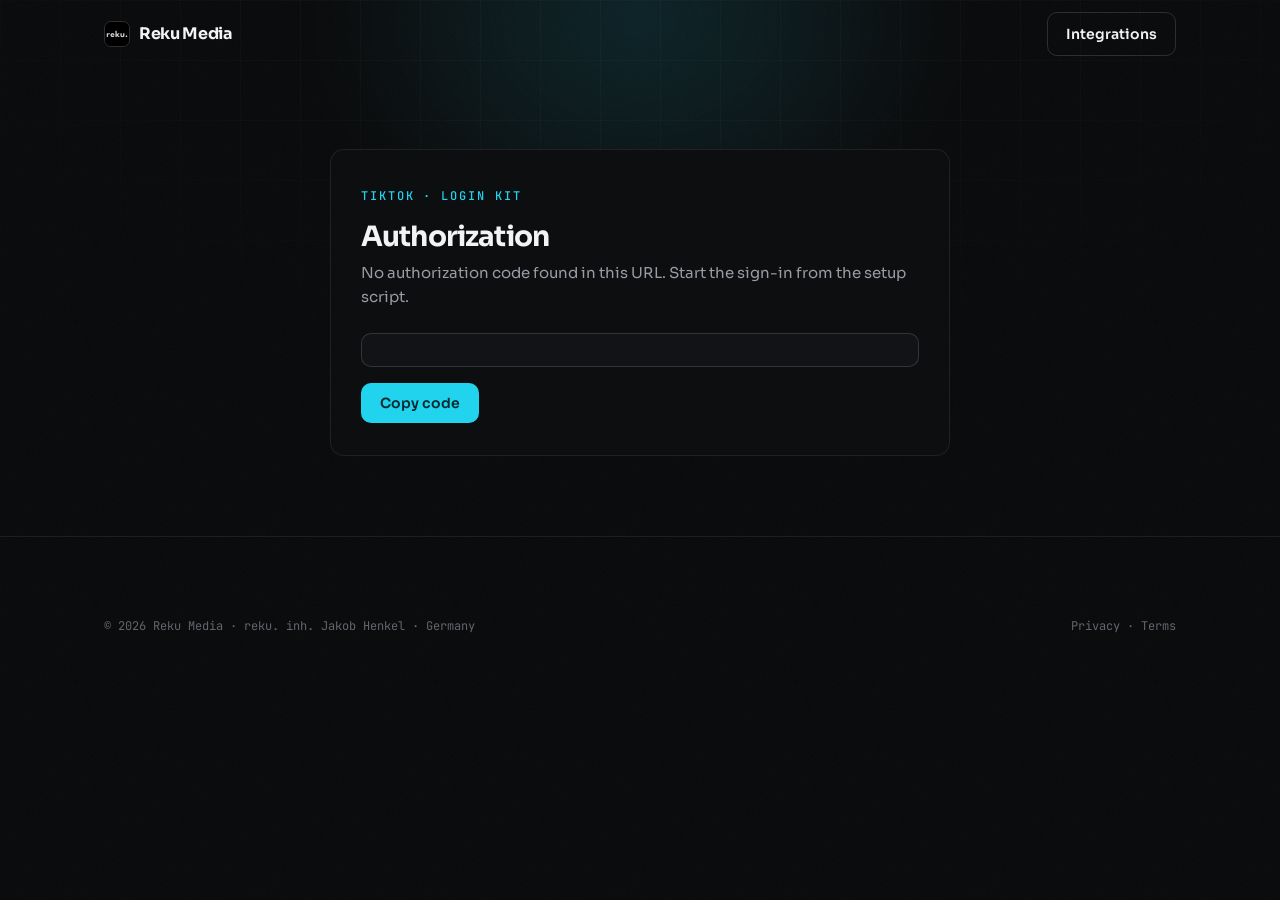
<file: tiktok/callback/index.html>
<!DOCTYPE html>
<html lang="en">
<head>
<meta charset="utf-8">
<meta name="viewport" content="width=device-width, initial-scale=1">
<title>TikTok Authorization — Reku Media</title>
<meta name="robots" content="noindex">
<link rel="icon" href="/assets/favicon-32.png" sizes="32x32">
<link rel="icon" href="/assets/favicon-16.png" sizes="16x16">
<link rel="apple-touch-icon" href="/assets/apple-touch-icon.png">
<link rel="preconnect" href="https://fonts.googleapis.com">
<link rel="preconnect" href="https://fonts.gstatic.com" crossorigin>
<link href="https://fonts.googleapis.com/css2?family=Sora:wght@400;500;600;700;800&family=JetBrains+Mono:wght@400;500;600&display=swap" rel="stylesheet">
<link rel="stylesheet" href="/assets/site.css">
</head>
<body>

<div class="bg-wrap">
  <div class="bg-grid"></div>
  <div class="bg-glow"></div>
  <div class="bg-grain"></div>
</div>

<div class="shell">

<header id="hdr">
  <div class="container nav">
    <a class="brand" href="/">
      <img class="mark" src="/assets/reku-mark.png" alt="" width="26" height="26">
      Reku Media
    </a>
    <a class="btn btn-ghost" href="/integrations">Integrations</a>
  </div>
</header>

<main class="container">
  <div class="auth">
    <div class="panel">
      <span class="eyebrow">TikTok &middot; Login Kit</span>
      <h1 style="margin-top:14px;">Authorization</h1>
      <p class="sub" id="status">Reading the authorization result…</p>

      <code class="code" id="code" hidden></code>
      <button class="btn btn-primary" id="copy" hidden>Copy code</button>

      <p class="sub" id="hint" style="margin-top:24px;" hidden>
        Paste this code into the setup script running on the operator's machine. It is valid for a
        short time and grants access only to the account that just authorized.
      </p>
    </div>
  </div>
</main>

<footer>
  <div class="container">
    <div class="foot-bottom" style="margin-top:0; border-top:none;">
      <span>© 2026 Reku Media · reku. inh. Jakob Henkel · Germany</span>
      <span><a href="/privacy">Privacy</a> · <a href="/terms">Terms</a></span>
    </div>
  </div>
</footer>

</div>

<script>
  var params = new URLSearchParams(window.location.search);
  var code = params.get("code");
  var error = params.get("error");
  var errorDesc = params.get("error_description");
  var statusEl = document.getElementById("status");
  var codeEl = document.getElementById("code");
  var copyBtn = document.getElementById("copy");
  var hintEl = document.getElementById("hint");

  if (code) {
    statusEl.textContent = "Authorized. Copy this code and paste it into the setup script:";
    statusEl.className = "sub ok";
    codeEl.textContent = code;
    codeEl.hidden = false;
    copyBtn.hidden = false;
    hintEl.hidden = false;
    copyBtn.addEventListener("click", function () {
      navigator.clipboard.writeText(code).then(function () {
        copyBtn.textContent = "Copied";
      }, function () {
        copyBtn.textContent = "Press ⌘C to copy";
      });
    });
  } else if (error) {
    statusEl.textContent = "Authorization failed: " + (errorDesc || error);
    statusEl.className = "sub bad";
  } else {
    statusEl.textContent = "No authorization code found in this URL. Start the sign-in from the setup script.";
    statusEl.className = "sub bad";
  }
</script>

</body>
</html>
</file>
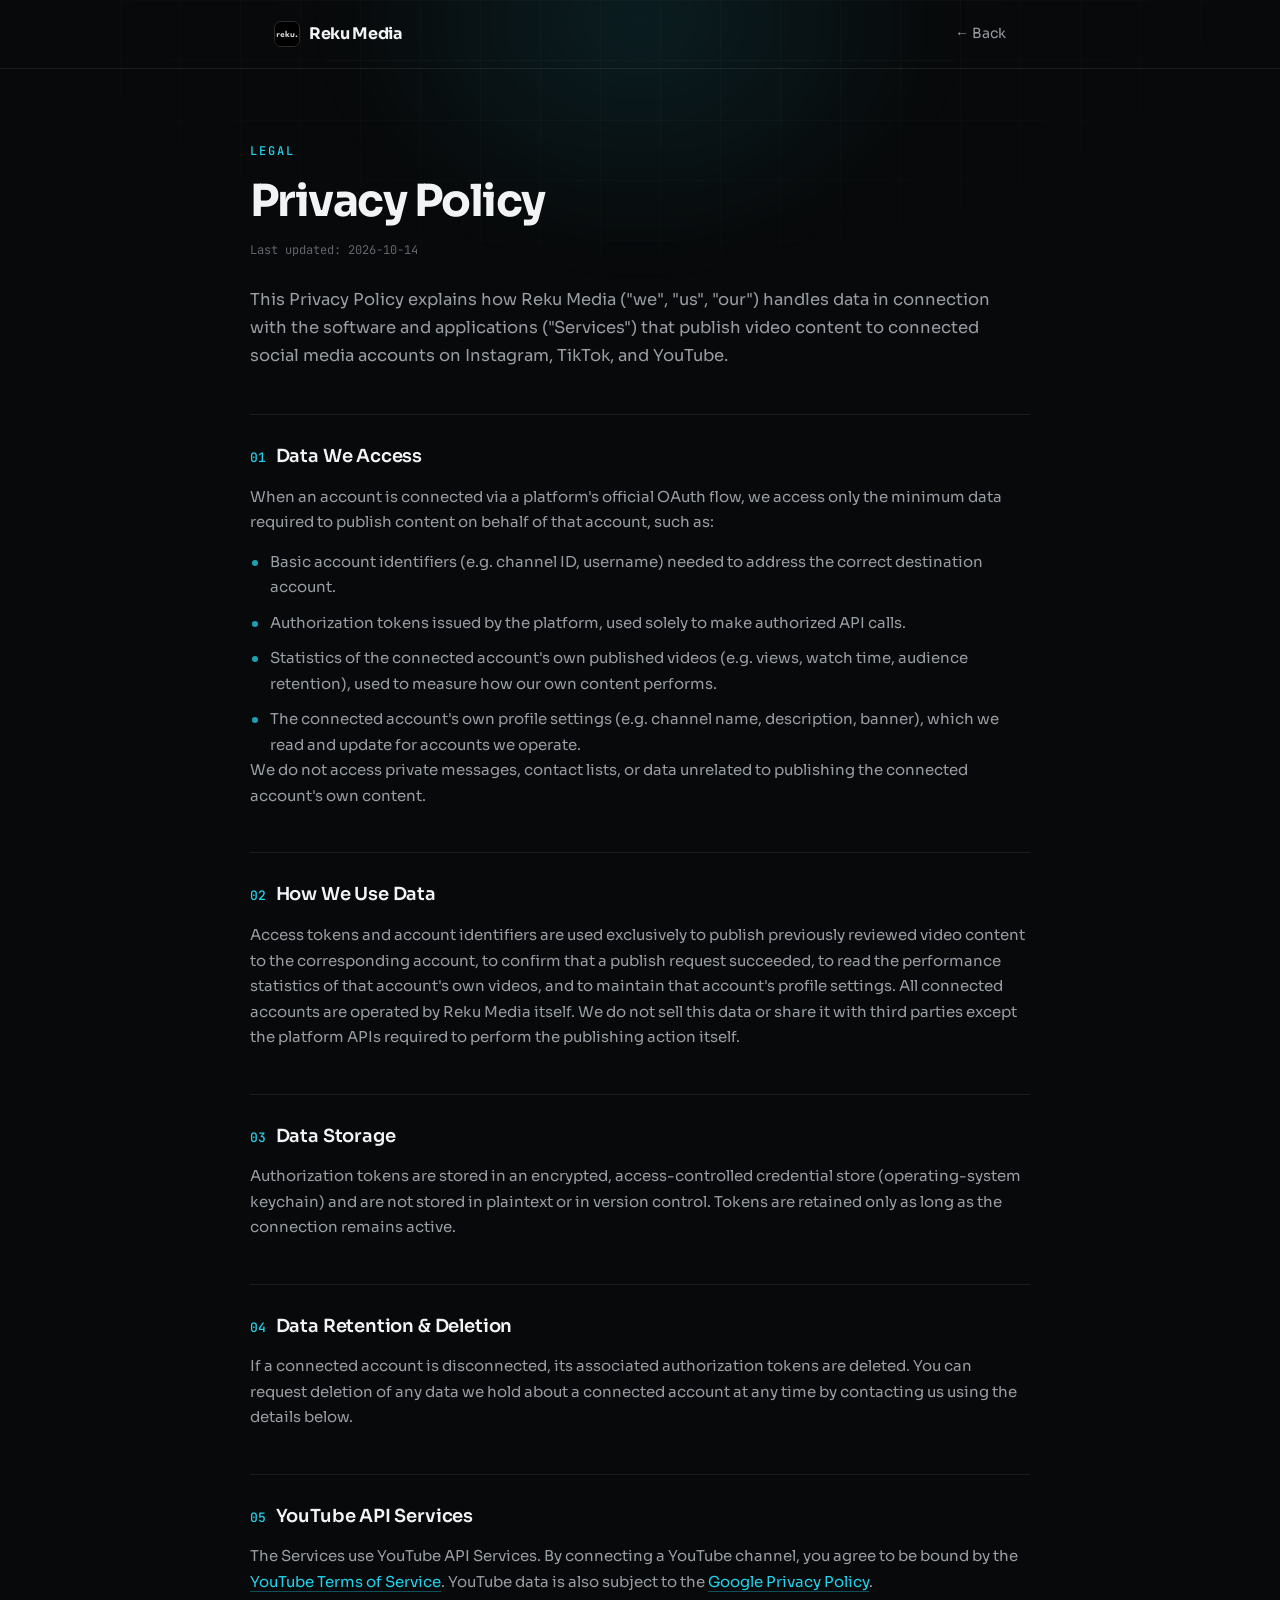
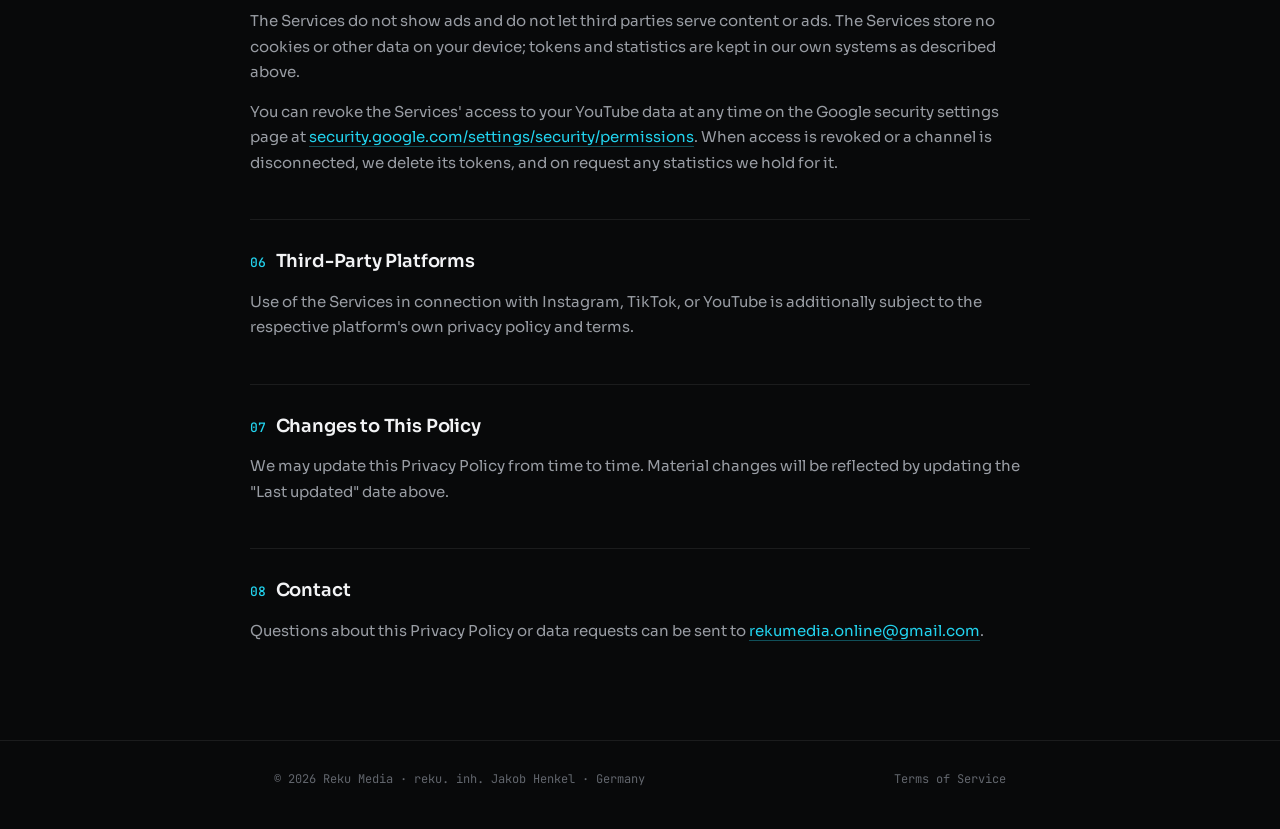
<file: privacy.html>
<!DOCTYPE html>
<html lang="en">
<head>
<meta charset="utf-8">
<meta name="viewport" content="width=device-width, initial-scale=1">
<title>Privacy Policy — Reku Media</title>
<meta name="description" content="Privacy Policy for the Reku Media app, the in-house publishing software operated by Reku Media.">
<link rel="icon" href="/assets/favicon-32.png" sizes="32x32">
<link rel="icon" href="/assets/favicon-16.png" sizes="16x16">
<link rel="apple-touch-icon" href="/assets/apple-touch-icon.png">
<link rel="preconnect" href="https://fonts.googleapis.com">
<link rel="preconnect" href="https://fonts.gstatic.com" crossorigin>
<link href="https://fonts.googleapis.com/css2?family=Sora:wght@400;500;600;700&family=JetBrains+Mono:wght@400;500&display=swap" rel="stylesheet">
<script>document.documentElement.className += ' js';</script>
<style>
  .brand .mark { width: 26px; height: 26px; border-radius: 7px;
    border: 1px solid var(--line-2, rgba(255,255,255,0.14)); display: block; flex: none; }
  @media (max-width: 620px) {
    .brand { white-space: nowrap; }
    header .brand .sep, header .brand .tool { display: none; }
  }
  :root {
    --bg: #08090a; --bg-1: #0c0e10;
    --line: rgba(255,255,255,0.08); --line-2: rgba(255,255,255,0.14);
    --text: #f2f3f5; --muted: #989ca3; --faint: #62666d;
    --accent: #22d3ee; --accent-2: #06b6d4;
    --mono: "JetBrains Mono", ui-monospace, "SF Mono", monospace;
  }
  * { box-sizing: border-box; margin: 0; padding: 0; }
  html { -webkit-text-size-adjust: 100%; }
  body {
    font-family: "Sora", -apple-system, BlinkMacSystemFont, sans-serif;
    background: var(--bg); color: var(--text); line-height: 1.7;
    -webkit-font-smoothing: antialiased; -moz-osx-font-smoothing: grayscale;
    overflow-x: hidden;
  }
  a { color: inherit; }
  ::selection { background: rgba(34,211,238,0.25); color: #fff; }

  .bg-wrap { position: fixed; inset: 0; z-index: 0; pointer-events: none; overflow: hidden; }
  .bg-grid {
    position: absolute; inset: 0;
    background-image:
      linear-gradient(rgba(255,255,255,0.025) 1px, transparent 1px),
      linear-gradient(90deg, rgba(255,255,255,0.025) 1px, transparent 1px);
    background-size: 60px 60px;
    -webkit-mask-image: radial-gradient(ellipse 75% 55% at 50% -5%, #000 35%, transparent 80%);
    mask-image: radial-gradient(ellipse 75% 55% at 50% -5%, #000 35%, transparent 80%);
  }
  .bg-glow {
    position: absolute; top: -340px; left: 50%; transform: translateX(-50%);
    width: 920px; height: 720px;
    background: radial-gradient(50% 50% at 50% 50%, rgba(34,211,238,0.10), transparent 70%);
    filter: blur(20px);
    animation: drift 22s ease-in-out infinite;
  }
  @keyframes drift {
    0%, 100% { transform: translateX(-50%) translateY(0) scale(1); opacity: 1; }
    50%      { transform: translateX(-46%) translateY(26px) scale(1.06); opacity: 0.82; }
  }

  /* ---- Scroll progress ---- */
  .progress {
    position: fixed; top: 0; left: 0; height: 2px; width: 100%;
    transform: scaleX(0); transform-origin: left; z-index: 60;
    background: linear-gradient(90deg, var(--accent-2), var(--accent));
    will-change: transform;
  }

  /* ---- Entrance ---- */
  .js .fade-up { opacity: 0; transform: translateY(14px); animation: fadeUp 0.8s cubic-bezier(.2,.7,.2,1) forwards; }
  .fu1 { animation-delay: 0.04s; } .fu2 { animation-delay: 0.12s; } .fu3 { animation-delay: 0.20s; }
  @keyframes fadeUp { to { opacity: 1; transform: none; } }

  .js .reveal { opacity: 0; transform: translateY(14px); transition: opacity 0.6s cubic-bezier(.2,.7,.2,1), transform 0.6s cubic-bezier(.2,.7,.2,1); }
  .js .reveal.in { opacity: 1; transform: none; }

  @media (prefers-reduced-motion: reduce) {
    .js .fade-up { opacity: 1; transform: none; animation: none; }
    .js .reveal { opacity: 1; transform: none; transition: none; }
    .bg-glow { animation: none; }
    .progress { display: none; }
  }

  .shell { position: relative; z-index: 1; }
  .container { max-width: 780px; margin: 0 auto; padding: 0 24px; }

  header { border-bottom: 1px solid var(--line); }
  .nav { display: flex; align-items: center; justify-content: space-between; height: 68px; }
  .brand { display: inline-flex; align-items: center; gap: 9px; font-weight: 700; font-size: 16px; letter-spacing: -0.02em; text-decoration: none; }
  .brand .sep { color: var(--faint); font-weight: 400; }
  .brand .tool { color: var(--muted); font-weight: 500; }
  .back { font-size: 14px; color: var(--muted); text-decoration: none; transition: color 0.18s; }
  .back:hover { color: var(--text); }

  .doc { padding: 72px 0 96px; }
  .eyebrow { font-family: var(--mono); font-size: 12px; font-weight: 500; letter-spacing: 0.16em; text-transform: uppercase; color: var(--accent); display: block; margin-bottom: 16px; }
  h1 { font-size: clamp(30px, 4.6vw, 44px); font-weight: 700; letter-spacing: -0.035em; line-height: 1.1; }
  .updated { font-family: var(--mono); font-size: 12px; color: var(--faint); margin-top: 14px; }
  .intro { color: var(--muted); font-size: 16.5px; margin-top: 26px; }
  h2 {
    font-size: 18px; font-weight: 600; letter-spacing: -0.01em;
    margin: 44px 0 12px; padding-top: 26px; border-top: 1px solid var(--line);
  }
  h2 .n { font-family: var(--mono); font-size: 13px; color: var(--accent); margin-right: 10px; font-weight: 500; }
  p { color: var(--muted); font-size: 15px; }
  p + p { margin-top: 14px; }
  ul { margin: 14px 0 0; padding: 0; list-style: none; display: flex; flex-direction: column; gap: 10px; }
  ul li { position: relative; padding-left: 20px; color: var(--muted); font-size: 15px; }
  ul li::before { content: ""; position: absolute; left: 2px; top: 0.72em; width: 6px; height: 6px; border-radius: 50%; background: var(--accent); opacity: 0.75; }
  a.link { color: var(--accent); text-decoration: none; border-bottom: 1px solid rgba(34,211,238,0.35); }
  a.link:hover { border-bottom-color: var(--accent); }

  footer { border-top: 1px solid var(--line); padding: 28px 0 40px; }
  .foot-bottom { display: flex; align-items: center; justify-content: space-between; flex-wrap: wrap; gap: 12px; font-family: var(--mono); font-size: 12px; color: var(--faint); }
  .foot-bottom a { color: var(--faint); text-decoration: none; }
  .foot-bottom a:hover { color: var(--muted); }

  @media (max-width: 620px) { .doc { padding: 52px 0 72px; } }
</style>
</head>
<body>

<div class="progress" id="prog" aria-hidden="true"></div>

<div class="bg-wrap">
  <div class="bg-grid"></div>
  <div class="bg-glow"></div>
</div>

<div class="shell">

<header>
  <div class="container nav">
    <a class="brand" href="/">
      <img class="mark" src="/assets/reku-mark.png" alt="" width="26" height="26">
      Reku Media
    </a>
    <a class="back" href="/">&larr; Back</a>
  </div>
</header>

<main class="container doc">
  <span class="eyebrow fade-up fu1">Legal</span>
  <h1 class="fade-up fu2">Privacy Policy</h1>
  <p class="updated fade-up fu2">Last updated: 2026-10-14</p>

  <p class="intro fade-up fu3">
    This Privacy Policy explains how Reku Media ("we", "us", "our") handles data in connection with
    the software and applications ("Services") that publish video content to connected social media
    accounts on Instagram, TikTok, and YouTube.
  </p>

  <h2 class="reveal"><span class="n">01</span>Data We Access</h2>
  <p>When an account is connected via a platform's official OAuth flow, we access only the minimum data required to publish content on behalf of that account, such as:</p>
  <ul>
    <li>Basic account identifiers (e.g. channel ID, username) needed to address the correct destination account.</li>
    <li>Authorization tokens issued by the platform, used solely to make authorized API calls.</li>
    <li>Statistics of the connected account's own published videos (e.g. views, watch time, audience retention), used to measure how our own content performs.</li>
    <li>The connected account's own profile settings (e.g. channel name, description, banner), which we read and update for accounts we operate.</li>
  </ul>
  <p>We do not access private messages, contact lists, or data unrelated to publishing the connected account's own content.</p>

  <h2 class="reveal"><span class="n">02</span>How We Use Data</h2>
  <p>Access tokens and account identifiers are used exclusively to publish previously reviewed video content to the corresponding account, to confirm that a publish request succeeded, to read the performance statistics of that account's own videos, and to maintain that account's profile settings. All connected accounts are operated by Reku Media itself. We do not sell this data or share it with third parties except the platform APIs required to perform the publishing action itself.</p>

  <h2 class="reveal"><span class="n">03</span>Data Storage</h2>
  <p>Authorization tokens are stored in an encrypted, access-controlled credential store (operating-system keychain) and are not stored in plaintext or in version control. Tokens are retained only as long as the connection remains active.</p>

  <h2 class="reveal"><span class="n">04</span>Data Retention &amp; Deletion</h2>
  <p>If a connected account is disconnected, its associated authorization tokens are deleted. You can request deletion of any data we hold about a connected account at any time by contacting us using the details below.</p>

  <h2 class="reveal"><span class="n">05</span>YouTube API Services</h2>
  <p>The Services use YouTube API Services. By connecting a YouTube channel, you agree to be bound by the <a class="link" href="https://www.youtube.com/t/terms">YouTube Terms of Service</a>. YouTube data is also subject to the <a class="link" href="https://policies.google.com/privacy">Google Privacy Policy</a>.</p>
  <p>The Services do not show ads and do not let third parties serve content or ads. The Services store no cookies or other data on your device; tokens and statistics are kept in our own systems as described above.</p>
  <p>You can revoke the Services' access to your YouTube data at any time on the Google security settings page at <a class="link" href="https://security.google.com/settings/security/permissions">security.google.com/settings/security/permissions</a>. When access is revoked or a channel is disconnected, we delete its tokens, and on request any statistics we hold for it.</p>

  <h2 class="reveal"><span class="n">06</span>Third-Party Platforms</h2>
  <p>Use of the Services in connection with Instagram, TikTok, or YouTube is additionally subject to the respective platform's own privacy policy and terms.</p>

  <h2 class="reveal"><span class="n">07</span>Changes to This Policy</h2>
  <p>We may update this Privacy Policy from time to time. Material changes will be reflected by updating the "Last updated" date above.</p>

  <h2 class="reveal"><span class="n">08</span>Contact</h2>
  <p>Questions about this Privacy Policy or data requests can be sent to <a class="link" href="mailto:rekumedia.online@gmail.com">rekumedia.online@gmail.com</a>.</p>
</main>

<footer>
  <div class="container foot-bottom">
    <span>© 2026 Reku Media · reku. inh. Jakob Henkel · Germany</span>
    <span><a href="/terms">Terms of Service</a></span>
  </div>
</footer>

</div>

<script>
  var prog = document.getElementById('prog');
  var onScroll = function () {
    if (!prog) { return; }
    var max = document.documentElement.scrollHeight - window.innerHeight;
    prog.style.transform = 'scaleX(' + (max > 0 ? window.scrollY / max : 0) + ')';
  };
  onScroll();
  window.addEventListener('scroll', onScroll, { passive: true });

  var items = document.querySelectorAll('.reveal');
  if ('IntersectionObserver' in window) {
    var io = new IntersectionObserver(function (entries) {
      entries.forEach(function (e) {
        if (e.isIntersecting) { e.target.classList.add('in'); io.unobserve(e.target); }
      });
    }, { rootMargin: '0px 0px -8% 0px', threshold: 0.05 });
    items.forEach(function (el) { io.observe(el); });
  } else {
    items.forEach(function (el) { el.classList.add('in'); });
  }

  // Watchdog: if no observer callback has landed, the content must not stay
  // hidden. Anything still unrevealed after 1.5s is shown outright.
  setTimeout(function () {
    if (!document.querySelector('.reveal.in')) {
      document.querySelectorAll('.reveal').forEach(function (el) { el.classList.add('in'); });
    }
  }, 1500);
</script>

</body>
</html>
</file>
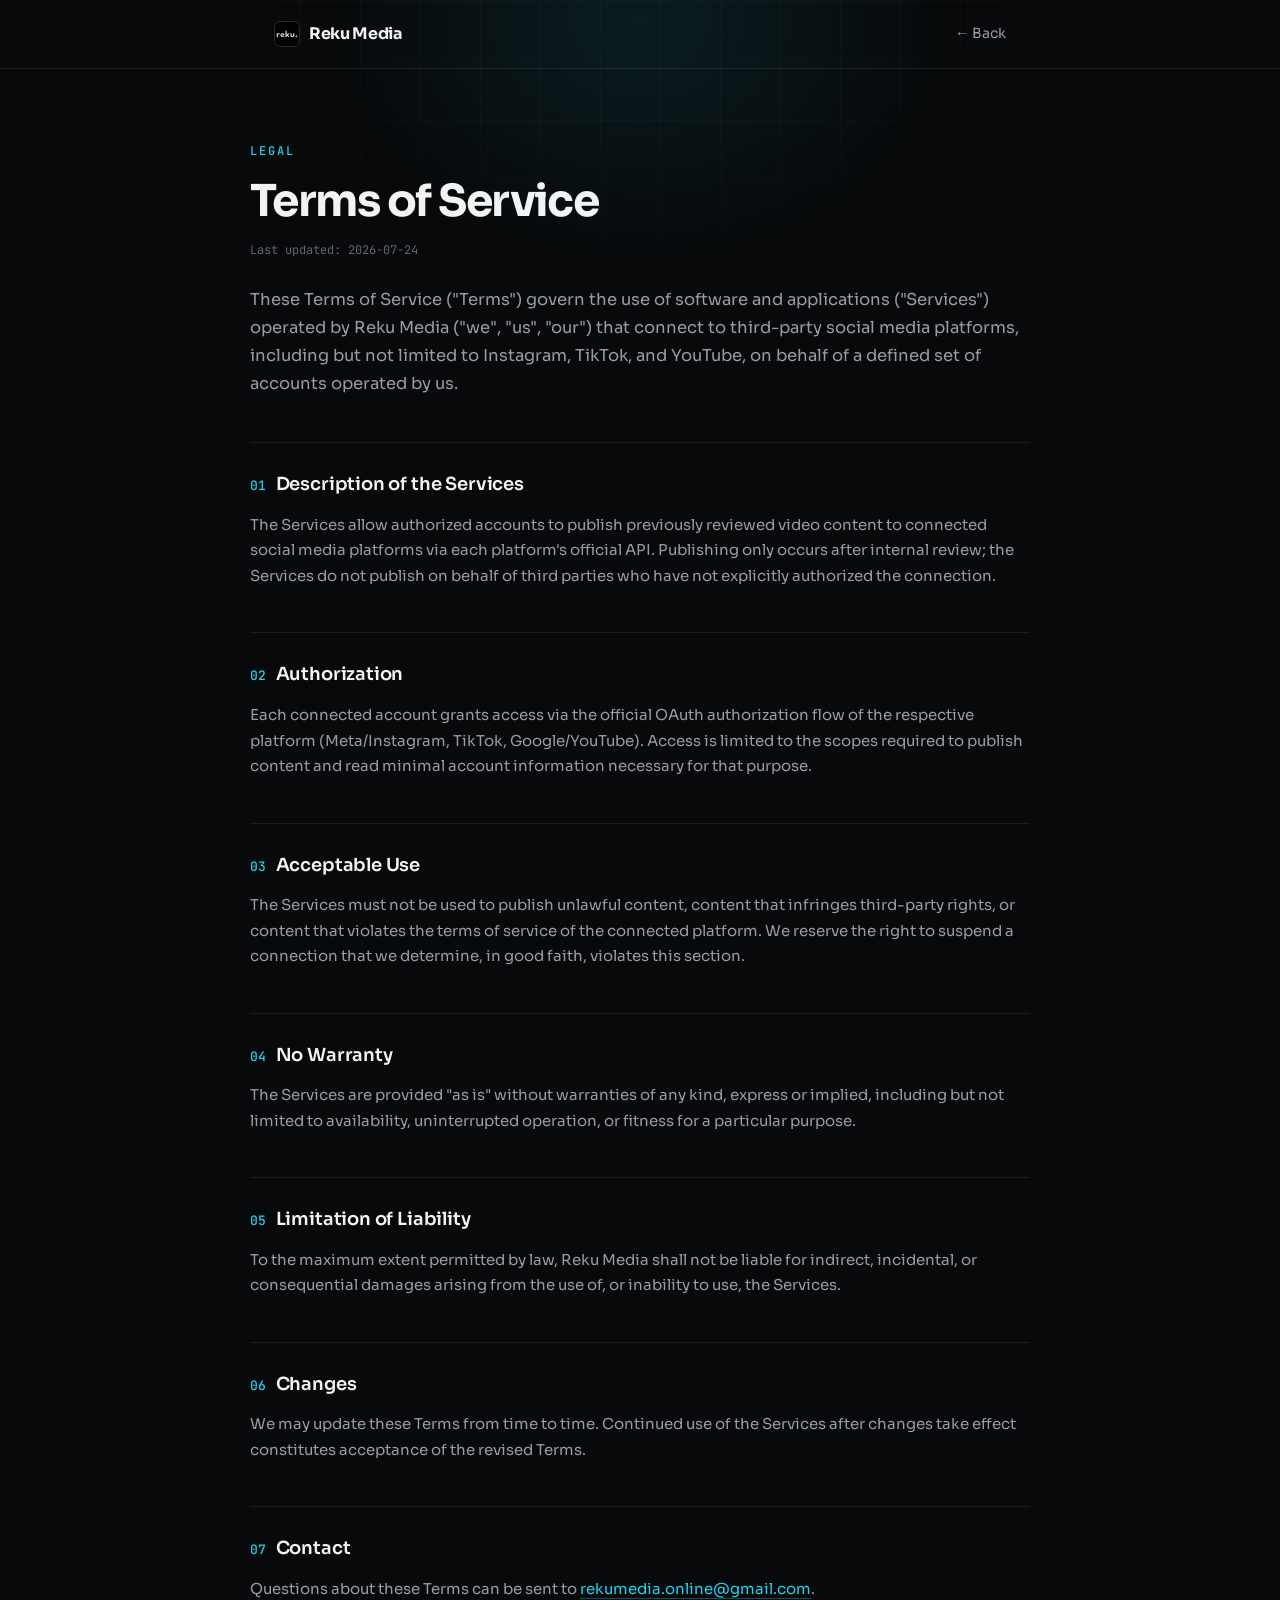
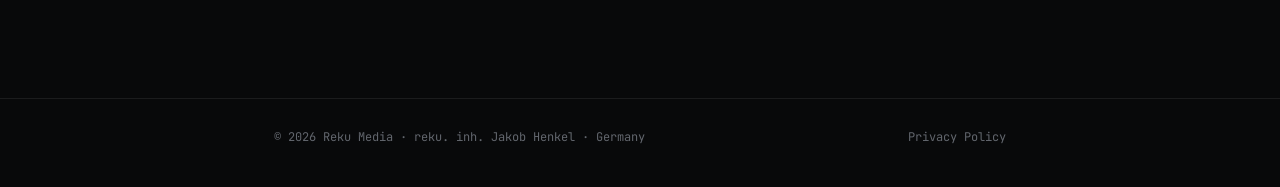
<file: terms.html>
<!DOCTYPE html>
<html lang="en">
<head>
<meta charset="utf-8">
<meta name="viewport" content="width=device-width, initial-scale=1">
<title>Terms of Service — Reku Media</title>
<meta name="description" content="Terms of Service for the Reku Media app, the in-house publishing software operated by Reku Media.">
<link rel="icon" href="/assets/favicon-32.png" sizes="32x32">
<link rel="icon" href="/assets/favicon-16.png" sizes="16x16">
<link rel="apple-touch-icon" href="/assets/apple-touch-icon.png">
<link rel="preconnect" href="https://fonts.googleapis.com">
<link rel="preconnect" href="https://fonts.gstatic.com" crossorigin>
<link href="https://fonts.googleapis.com/css2?family=Sora:wght@400;500;600;700&family=JetBrains+Mono:wght@400;500&display=swap" rel="stylesheet">
<script>document.documentElement.className += ' js';</script>
<style>
  .brand .mark { width: 26px; height: 26px; border-radius: 7px;
    border: 1px solid var(--line-2, rgba(255,255,255,0.14)); display: block; flex: none; }
  @media (max-width: 620px) {
    .brand { white-space: nowrap; }
    header .brand .sep, header .brand .tool { display: none; }
  }
  :root {
    --bg: #08090a; --bg-1: #0c0e10;
    --line: rgba(255,255,255,0.08); --line-2: rgba(255,255,255,0.14);
    --text: #f2f3f5; --muted: #989ca3; --faint: #62666d;
    --accent: #22d3ee; --accent-2: #06b6d4;
    --mono: "JetBrains Mono", ui-monospace, "SF Mono", monospace;
  }
  * { box-sizing: border-box; margin: 0; padding: 0; }
  html { -webkit-text-size-adjust: 100%; }
  body {
    font-family: "Sora", -apple-system, BlinkMacSystemFont, sans-serif;
    background: var(--bg); color: var(--text); line-height: 1.7;
    -webkit-font-smoothing: antialiased; -moz-osx-font-smoothing: grayscale;
    overflow-x: hidden;
  }
  a { color: inherit; }
  ::selection { background: rgba(34,211,238,0.25); color: #fff; }

  .bg-wrap { position: fixed; inset: 0; z-index: 0; pointer-events: none; overflow: hidden; }
  .bg-grid {
    position: absolute; inset: 0;
    background-image:
      linear-gradient(rgba(255,255,255,0.025) 1px, transparent 1px),
      linear-gradient(90deg, rgba(255,255,255,0.025) 1px, transparent 1px);
    background-size: 60px 60px;
    -webkit-mask-image: radial-gradient(ellipse 75% 55% at 50% -5%, #000 35%, transparent 80%);
    mask-image: radial-gradient(ellipse 75% 55% at 50% -5%, #000 35%, transparent 80%);
  }
  .bg-glow {
    position: absolute; top: -340px; left: 50%; transform: translateX(-50%);
    width: 920px; height: 720px;
    background: radial-gradient(50% 50% at 50% 50%, rgba(34,211,238,0.10), transparent 70%);
    filter: blur(20px);
    animation: drift 22s ease-in-out infinite;
  }
  @keyframes drift {
    0%, 100% { transform: translateX(-50%) translateY(0) scale(1); opacity: 1; }
    50%      { transform: translateX(-46%) translateY(26px) scale(1.06); opacity: 0.82; }
  }

  /* ---- Scroll progress ---- */
  .progress {
    position: fixed; top: 0; left: 0; height: 2px; width: 100%;
    transform: scaleX(0); transform-origin: left; z-index: 60;
    background: linear-gradient(90deg, var(--accent-2), var(--accent));
    will-change: transform;
  }

  /* ---- Entrance ---- */
  .js .fade-up { opacity: 0; transform: translateY(14px); animation: fadeUp 0.8s cubic-bezier(.2,.7,.2,1) forwards; }
  .fu1 { animation-delay: 0.04s; } .fu2 { animation-delay: 0.12s; } .fu3 { animation-delay: 0.20s; }
  @keyframes fadeUp { to { opacity: 1; transform: none; } }

  .js .reveal { opacity: 0; transform: translateY(14px); transition: opacity 0.6s cubic-bezier(.2,.7,.2,1), transform 0.6s cubic-bezier(.2,.7,.2,1); }
  .js .reveal.in { opacity: 1; transform: none; }

  @media (prefers-reduced-motion: reduce) {
    .js .fade-up { opacity: 1; transform: none; animation: none; }
    .js .reveal { opacity: 1; transform: none; transition: none; }
    .bg-glow { animation: none; }
    .progress { display: none; }
  }

  .shell { position: relative; z-index: 1; }
  .container { max-width: 780px; margin: 0 auto; padding: 0 24px; }

  header { border-bottom: 1px solid var(--line); }
  .nav { display: flex; align-items: center; justify-content: space-between; height: 68px; }
  .brand { display: inline-flex; align-items: center; gap: 9px; font-weight: 700; font-size: 16px; letter-spacing: -0.02em; text-decoration: none; }
  .brand .sep { color: var(--faint); font-weight: 400; }
  .brand .tool { color: var(--muted); font-weight: 500; }
  .back { font-size: 14px; color: var(--muted); text-decoration: none; transition: color 0.18s; }
  .back:hover { color: var(--text); }

  .doc { padding: 72px 0 96px; }
  .eyebrow { font-family: var(--mono); font-size: 12px; font-weight: 500; letter-spacing: 0.16em; text-transform: uppercase; color: var(--accent); display: block; margin-bottom: 16px; }
  h1 { font-size: clamp(30px, 4.6vw, 44px); font-weight: 700; letter-spacing: -0.035em; line-height: 1.1; }
  .updated { font-family: var(--mono); font-size: 12px; color: var(--faint); margin-top: 14px; }
  .intro { color: var(--muted); font-size: 16.5px; margin-top: 26px; }
  h2 {
    font-size: 18px; font-weight: 600; letter-spacing: -0.01em;
    margin: 44px 0 12px; padding-top: 26px; border-top: 1px solid var(--line);
  }
  h2 .n { font-family: var(--mono); font-size: 13px; color: var(--accent); margin-right: 10px; font-weight: 500; }
  p { color: var(--muted); font-size: 15px; }
  p + p { margin-top: 14px; }
  a.link { color: var(--accent); text-decoration: none; border-bottom: 1px solid rgba(34,211,238,0.35); }
  a.link:hover { border-bottom-color: var(--accent); }

  footer { border-top: 1px solid var(--line); padding: 28px 0 40px; }
  .foot-bottom { display: flex; align-items: center; justify-content: space-between; flex-wrap: wrap; gap: 12px; font-family: var(--mono); font-size: 12px; color: var(--faint); }
  .foot-bottom a { color: var(--faint); text-decoration: none; }
  .foot-bottom a:hover { color: var(--muted); }

  @media (max-width: 620px) { .doc { padding: 52px 0 72px; } }
</style>
</head>
<body>

<div class="progress" id="prog" aria-hidden="true"></div>

<div class="bg-wrap">
  <div class="bg-grid"></div>
  <div class="bg-glow"></div>
</div>

<div class="shell">

<header>
  <div class="container nav">
    <a class="brand" href="/">
      <img class="mark" src="/assets/reku-mark.png" alt="" width="26" height="26">
      Reku Media
    </a>
    <a class="back" href="/">&larr; Back</a>
  </div>
</header>

<main class="container doc">
  <span class="eyebrow fade-up fu1">Legal</span>
  <h1 class="fade-up fu2">Terms of Service</h1>
  <p class="updated fade-up fu2">Last updated: 2026-07-24</p>

  <p class="intro fade-up fu3">
    These Terms of Service ("Terms") govern the use of software and applications ("Services")
    operated by Reku Media ("we", "us", "our") that connect to third-party social media platforms,
    including but not limited to Instagram, TikTok, and YouTube, on behalf of a defined set of
    accounts operated by us.
  </p>

  <h2 class="reveal"><span class="n">01</span>Description of the Services</h2>
  <p>The Services allow authorized accounts to publish previously reviewed video content to connected social media platforms via each platform's official API. Publishing only occurs after internal review; the Services do not publish on behalf of third parties who have not explicitly authorized the connection.</p>

  <h2 class="reveal"><span class="n">02</span>Authorization</h2>
  <p>Each connected account grants access via the official OAuth authorization flow of the respective platform (Meta/Instagram, TikTok, Google/YouTube). Access is limited to the scopes required to publish content and read minimal account information necessary for that purpose.</p>

  <h2 class="reveal"><span class="n">03</span>Acceptable Use</h2>
  <p>The Services must not be used to publish unlawful content, content that infringes third-party rights, or content that violates the terms of service of the connected platform. We reserve the right to suspend a connection that we determine, in good faith, violates this section.</p>

  <h2 class="reveal"><span class="n">04</span>No Warranty</h2>
  <p>The Services are provided "as is" without warranties of any kind, express or implied, including but not limited to availability, uninterrupted operation, or fitness for a particular purpose.</p>

  <h2 class="reveal"><span class="n">05</span>Limitation of Liability</h2>
  <p>To the maximum extent permitted by law, Reku Media shall not be liable for indirect, incidental, or consequential damages arising from the use of, or inability to use, the Services.</p>

  <h2 class="reveal"><span class="n">06</span>Changes</h2>
  <p>We may update these Terms from time to time. Continued use of the Services after changes take effect constitutes acceptance of the revised Terms.</p>

  <h2 class="reveal"><span class="n">07</span>Contact</h2>
  <p>Questions about these Terms can be sent to <a class="link" href="mailto:rekumedia.online@gmail.com">rekumedia.online@gmail.com</a>.</p>
</main>

<footer>
  <div class="container foot-bottom">
    <span>© 2026 Reku Media · reku. inh. Jakob Henkel · Germany</span>
    <span><a href="/privacy">Privacy Policy</a></span>
  </div>
</footer>

</div>

<script>
  var prog = document.getElementById('prog');
  var onScroll = function () {
    if (!prog) { return; }
    var max = document.documentElement.scrollHeight - window.innerHeight;
    prog.style.transform = 'scaleX(' + (max > 0 ? window.scrollY / max : 0) + ')';
  };
  onScroll();
  window.addEventListener('scroll', onScroll, { passive: true });

  var items = document.querySelectorAll('.reveal');
  if ('IntersectionObserver' in window) {
    var io = new IntersectionObserver(function (entries) {
      entries.forEach(function (e) {
        if (e.isIntersecting) { e.target.classList.add('in'); io.unobserve(e.target); }
      });
    }, { rootMargin: '0px 0px -8% 0px', threshold: 0.05 });
    items.forEach(function (el) { io.observe(el); });
  } else {
    items.forEach(function (el) { el.classList.add('in'); });
  }

  // Watchdog: if no observer callback has landed, the content must not stay
  // hidden. Anything still unrevealed after 1.5s is shown outright.
  setTimeout(function () {
    if (!document.querySelector('.reveal.in')) {
      document.querySelectorAll('.reveal').forEach(function (el) { el.classList.add('in'); });
    }
  }, 1500);
</script>

</body>
</html>
</file>
<file: assets/site.css>
:root {
    --bg: #08090a;
    --bg-1: #0c0e10;
    --bg-2: #111316;
    --line: rgba(255, 255, 255, 0.08);
    --line-2: rgba(255, 255, 255, 0.14);
    --text: #f2f3f5;
    --muted: #989ca3;
    --faint: #62666d;
    --accent: #22d3ee;
    --accent-2: #06b6d4;
    --tiktok: #22d3ee;
    --instagram: #e879a6;
    --youtube: #f26d6d;
    --r: 14px;
    --maxw: 1120px;
    --mono: "JetBrains Mono", ui-monospace, "SF Mono", monospace;
  }
  * { box-sizing: border-box; margin: 0; padding: 0; }
  html { scroll-behavior: smooth; -webkit-text-size-adjust: 100%; }
  body {
    font-family: "Sora", -apple-system, BlinkMacSystemFont, sans-serif;
    background: var(--bg);
    color: var(--text);
    line-height: 1.6;
    -webkit-font-smoothing: antialiased;
    -moz-osx-font-smoothing: grayscale;
    overflow-x: hidden;
  }
  a { color: inherit; text-decoration: none; }
  ::selection { background: rgba(34, 211, 238, 0.25); color: #fff; }

  /* ---- Ambient background layers ---- */
  .bg-wrap { position: fixed; inset: 0; z-index: 0; pointer-events: none; overflow: hidden; }
  .bg-grid {
    position: absolute; inset: 0;
    background-image:
      linear-gradient(rgba(255,255,255,0.025) 1px, transparent 1px),
      linear-gradient(90deg, rgba(255,255,255,0.025) 1px, transparent 1px);
    background-size: 60px 60px;
    -webkit-mask-image: radial-gradient(ellipse 75% 55% at 50% -5%, #000 35%, transparent 80%);
    mask-image: radial-gradient(ellipse 75% 55% at 50% -5%, #000 35%, transparent 80%);
  }
  .bg-glow {
    position: absolute; top: -340px; left: 50%; transform: translateX(-50%);
    width: 920px; height: 720px;
    background: radial-gradient(50% 50% at 50% 50%, rgba(34,211,238,0.13), transparent 70%);
    filter: blur(20px);
    animation: drift 22s ease-in-out infinite;
  }
  @keyframes drift {
    0%, 100% { transform: translateX(-50%) translateY(0) scale(1); opacity: 1; }
    50%      { transform: translateX(-46%) translateY(26px) scale(1.06); opacity: 0.82; }
  }
  .bg-grain {
    position: absolute; inset: 0; opacity: 0.04; mix-blend-mode: overlay;
    background-size: 180px 180px;
    background-image: url("data:image/svg+xml,%3Csvg xmlns='http://www.w3.org/2000/svg' width='180' height='180'%3E%3Cfilter id='n'%3E%3CfeTurbulence type='fractalNoise' baseFrequency='0.8' numOctaves='2' stitchTiles='stitch'/%3E%3C/filter%3E%3Crect width='100%25' height='100%25' filter='url(%23n)'/%3E%3C/svg%3E");
  }

  /* ---- Scroll progress ---- */
  .progress {
    position: fixed; top: 0; left: 0; height: 2px; width: 100%;
    transform: scaleX(0); transform-origin: left; z-index: 60;
    background: linear-gradient(90deg, var(--accent-2), var(--accent));
    will-change: transform;
  }

  .shell { position: relative; z-index: 1; }
  .container { max-width: var(--maxw); margin: 0 auto; padding: 0 24px; }

  /* ---- Mono label ---- */
  .eyebrow {
    font-family: var(--mono);
    font-size: 12px; font-weight: 500;
    letter-spacing: 0.16em; text-transform: uppercase;
    color: var(--accent);
  }

  /* ---- Nav ---- */
  header {
    position: sticky; top: 0; z-index: 50;
    border-bottom: 1px solid transparent;
    transition: background 0.25s ease, border-color 0.25s ease, backdrop-filter 0.25s ease;
  }
  header.scrolled {
    background: rgba(8, 9, 10, 0.72);
    backdrop-filter: blur(12px);
    border-bottom-color: var(--line);
  }
  .nav { display: flex; align-items: center; justify-content: space-between; height: 68px; }
  .brand { display: inline-flex; align-items: center; gap: 9px; font-weight: 700; font-size: 16px; letter-spacing: -0.02em; }
  .brand .sep { color: var(--faint); font-weight: 400; }
  .brand .tool { color: var(--muted); font-weight: 500; }
  .nav-links { display: flex; align-items: center; gap: 30px; }
  .nav-links a {
    position: relative; font-size: 14px; color: var(--muted); transition: color 0.18s;
    padding-bottom: 3px;
  }
  .nav-links a::after {
    content: ""; position: absolute; left: 0; bottom: 0; height: 1px; width: 100%;
    background: var(--accent); transform: scaleX(0); transform-origin: right;
    transition: transform 0.28s cubic-bezier(.2,.7,.2,1);
  }
  .nav-links a:hover { color: var(--text); }
  .nav-links a:hover::after { transform: scaleX(1); transform-origin: left; }

  .btn {
    display: inline-flex; align-items: center; gap: 8px;
    font-family: inherit; font-size: 14px; font-weight: 600;
    padding: 10px 18px; border-radius: 10px; cursor: pointer;
    transition: transform 0.16s ease, background 0.18s ease, border-color 0.18s ease, color 0.18s;
    border: 1px solid transparent; white-space: nowrap;
  }
  .btn-primary { background: var(--accent); color: #052a30; }
  .btn-primary:hover { background: #3de3f5; transform: translateY(-1px); }
  .btn-primary:hover .arr { transform: translateX(3px); }
  .btn-ghost { background: transparent; color: var(--text); border-color: var(--line-2); }
  .btn-ghost:hover { background: rgba(255,255,255,0.04); border-color: rgba(255,255,255,0.24); }
  .btn-lg { padding: 14px 24px; font-size: 15px; border-radius: 11px; }
  .arr { transition: transform 0.18s ease; }

  /* ---- Hero ---- */
  .hero { padding: 92px 0 60px; text-align: center; }
  .hero-inner { max-width: 780px; margin: 0 auto; }
  .pill {
    display: inline-flex; align-items: center; gap: 9px;
    padding: 6px 14px 6px 11px; border-radius: 999px;
    border: 1px solid var(--line); background: rgba(255,255,255,0.025);
    font-size: 13px; color: var(--muted); margin-bottom: 28px;
  }
  .pill .dot {
    width: 7px; height: 7px; border-radius: 50%; background: var(--accent);
    box-shadow: 0 0 0 3px rgba(34,211,238,0.18);
  }
  .pill b { color: var(--text); font-weight: 600; }
  h1 {
    font-size: clamp(40px, 6.4vw, 72px);
    line-height: 1.04; letter-spacing: -0.04em;
    font-weight: 700; margin-bottom: 22px;
  }
  .hero-h1 .line { display: block; overflow: hidden; padding-bottom: 0.06em; }
  .hero-h1 .line-in {
    display: inline-block; transform: translateY(118%);
    animation: lineUp 0.95s cubic-bezier(0.2, 0.8, 0.2, 1) forwards;
  }
  .hero-h1 .line:nth-child(1) .line-in { animation-delay: 0.12s; }
  .hero-h1 .line:nth-child(2) .line-in { animation-delay: 0.28s; }
  @keyframes lineUp { from { transform: translateY(118%); } to { transform: translateY(0); } }
  h1 .accent {
    background: linear-gradient(100deg, #22d3ee 0%, #8ef2ff 50%, #22d3ee 100%);
    background-size: 220% 100%;
    -webkit-background-clip: text; background-clip: text;
    -webkit-text-fill-color: transparent; color: #22d3ee;
    animation: sheen 5.5s ease-in-out 1.1s infinite;
  }
  @keyframes sheen { 0%, 100% { background-position: 0% 50%; } 50% { background-position: 100% 50%; } }
  @media (prefers-reduced-motion: reduce) {
    .hero-h1 .line-in { transform: none; animation: none; }
    h1 .accent { animation: none; }
  }
  .lead {
    font-size: clamp(16px, 1.7vw, 19px); color: var(--muted);
    max-width: 640px; margin: 0 auto 36px; line-height: 1.65;
  }
  .hero-actions { display: flex; gap: 12px; justify-content: center; flex-wrap: wrap; }

  /* ---- Hero entrance stagger ---- */
  .js .fade-up { opacity: 0; transform: translateY(14px); animation: fadeUp 0.8s cubic-bezier(.2,.7,.2,1) forwards; }
  .fu1 { animation-delay: 0.05s; } .fu2 { animation-delay: 0.42s; }
  .fu3 { animation-delay: 0.52s; } .fu4 { animation-delay: 0.62s; }
  @keyframes fadeUp { to { opacity: 1; transform: none; } }

  /* ---- Stats strip ---- */
  .stats {
    display: grid; grid-template-columns: repeat(4, 1fr);
    border: 1px solid var(--line); border-radius: var(--r);
    background: var(--bg-1); overflow: hidden; margin-top: 64px;
  }
  .stat { padding: 26px 22px; border-right: 1px solid var(--line); }
  .stat:last-child { border-right: none; }
  .stat-num { font-size: 30px; font-weight: 700; letter-spacing: -0.03em; font-variant-numeric: tabular-nums; }
  .stat-label { font-family: var(--mono); font-size: 11.5px; text-transform: uppercase; letter-spacing: 0.08em; color: var(--faint); margin-top: 7px; }

  /* ---- Section scaffold ---- */
  section { position: relative; }
  #how, #integrations, #behaviour { scroll-margin-top: 84px; }
  .sec { padding: 96px 0; }
  .sec-head { max-width: 640px; margin: 0 auto 56px; text-align: center; }
  .sec-head .eyebrow { display: block; margin-bottom: 16px; }
  .sec-head h2 { font-size: clamp(28px, 3.6vw, 40px); font-weight: 700; letter-spacing: -0.03em; line-height: 1.12; }
  .sec-head p { color: var(--muted); margin-top: 16px; font-size: 16.5px; line-height: 1.6; }

  /* ---- Steps ---- */
  .steps { display: grid; grid-template-columns: repeat(4, 1fr); gap: 18px; }
  .step {
    padding: 26px 24px; border: 1px solid var(--line);
    border-radius: var(--r); background: var(--bg-1);
    transition: border-color 0.25s ease, background 0.25s ease, transform 0.25s ease;
  }
  .step:hover { border-color: var(--line-2); background: var(--bg-2); transform: translateY(-3px); }
  .step-n { font-family: var(--mono); font-size: 13px; color: var(--accent); margin-bottom: 16px; }
  .step h3 { font-size: 17px; font-weight: 600; letter-spacing: -0.01em; margin-bottom: 8px; }
  .step p { font-size: 14px; color: var(--muted); line-height: 1.6; }
  .step.gate {
    border-color: rgba(34, 211, 238, 0.34);
    background: linear-gradient(180deg, rgba(34,211,238,0.07), rgba(34,211,238,0.01)), var(--bg-1);
  }
  .step.gate .step-n { display: inline-flex; align-items: center; gap: 7px; }
  .step.gate .step-n::after {
    content: "Manual"; font-size: 10px; letter-spacing: 0.08em; text-transform: uppercase;
    padding: 2px 7px; border-radius: 6px; color: #052a30; background: var(--accent); font-weight: 600;
  }

  /* ---- Integration cards ---- */
  .grid-3 { display: grid; grid-template-columns: repeat(3, 1fr); gap: 18px; }
  .card {
    position: relative; display: flex; flex-direction: column;
    padding: 28px 26px; border: 1px solid var(--line); border-radius: var(--r);
    background: var(--bg-1); overflow: hidden;
    transition: border-color 0.25s ease, transform 0.25s ease, background 0.25s ease;
  }
  .card::before {
    content: ""; position: absolute; inset: 0; opacity: 0;
    background: radial-gradient(420px circle at var(--mx, 50%) var(--my, 0%), var(--tint, rgba(34,211,238,0.12)), transparent 60%);
    transition: opacity 0.3s ease; pointer-events: none;
  }
  .card:hover { border-color: var(--line-2); transform: translateY(-3px); background: var(--bg-2); }
  .card:hover::before { opacity: 1; }
  .card > * { position: relative; z-index: 1; }
  .card-top { display: flex; align-items: center; justify-content: space-between; margin-bottom: 22px; }
  .card-icon {
    width: 42px; height: 42px; border-radius: 11px;
    display: inline-flex; align-items: center; justify-content: center;
    border: 1px solid var(--line-2); color: var(--ic, var(--accent));
    background: rgba(255,255,255,0.02);
  }
  .card-icon svg { width: 21px; height: 21px; }
  .status {
    font-family: var(--mono); font-size: 11px; font-weight: 500;
    letter-spacing: 0.06em; text-transform: uppercase;
    padding: 5px 10px; border-radius: 7px;
    border: 1px solid var(--line); background: rgba(255,255,255,0.02); color: var(--muted);
    display: inline-flex; align-items: center; gap: 7px;
  }
  .status .d { width: 6px; height: 6px; border-radius: 50%; background: currentColor; }
  .status.live { color: #4ade80; border-color: rgba(74, 222, 128, 0.3); }
  .status.pending { color: var(--faint); }
  .card h3 { font-size: 20px; font-weight: 700; letter-spacing: -0.02em; margin-bottom: 6px; }
  .card .api { font-family: var(--mono); font-size: 12px; color: var(--faint); margin-bottom: 16px; }
  .card p.desc { font-size: 14px; color: var(--muted); line-height: 1.6; margin-bottom: 22px; }
  .scopes { list-style: none; display: flex; flex-wrap: wrap; gap: 7px; margin-top: auto; padding-top: 18px; border-top: 1px solid var(--line); }
  .scopes li {
    font-family: var(--mono); font-size: 11px; letter-spacing: 0.02em;
    padding: 4px 9px; border-radius: 7px;
    border: 1px solid var(--line); background: rgba(255,255,255,0.02); color: var(--muted);
  }

  /* ---- Principles ---- */
  .principles { display: grid; grid-template-columns: repeat(3, 1fr); gap: 18px; }
  .principle {
    padding: 26px 24px; border: 1px solid var(--line);
    border-radius: var(--r); background: var(--bg-1);
    transition: border-color 0.25s ease, background 0.25s ease;
  }
  .principle:hover { border-color: var(--line-2); background: var(--bg-2); }
  .principle .pic { color: var(--accent); margin-bottom: 16px; display: block; }
  .principle .pic svg { width: 20px; height: 20px; }
  .principle h3 { font-size: 16px; font-weight: 600; letter-spacing: -0.01em; margin-bottom: 8px; }
  .principle p { font-size: 14px; color: var(--muted); line-height: 1.6; }

  /* ---- CTA ---- */
  .cta-band {
    position: relative; overflow: hidden; text-align: center;
    border: 1px solid var(--line); border-radius: 20px;
    background: var(--bg-1); padding: 64px 32px;
  }
  .cta-band::before {
    content: ""; position: absolute; inset: 0;
    background: radial-gradient(60% 120% at 50% 0%, rgba(34,211,238,0.12), transparent 70%);
    pointer-events: none;
  }
  .cta-band > * { position: relative; }
  .cta-band h2 { font-size: clamp(26px, 3.4vw, 38px); font-weight: 700; letter-spacing: -0.03em; line-height: 1.15; margin-bottom: 14px; }
  .cta-band p { color: var(--muted); max-width: 520px; margin: 0 auto 30px; font-size: 16px; }

  /* ---- Footer ---- */
  footer { border-top: 1px solid var(--line); margin-top: 40px; padding: 56px 0 36px; }
  .foot-grid { display: grid; grid-template-columns: 1.6fr 1fr 1fr; gap: 44px; }
  .foot-brand .brand { margin-bottom: 14px; }
  .foot-brand p { font-size: 14px; color: var(--faint); max-width: 340px; line-height: 1.6; }
  .foot-col h4 { font-family: var(--mono); font-size: 11.5px; text-transform: uppercase; letter-spacing: 0.1em; color: var(--faint); margin-bottom: 16px; }
  .foot-col ul { list-style: none; display: flex; flex-direction: column; gap: 11px; }
  .foot-col a { font-size: 14px; color: var(--muted); transition: color 0.18s; }
  .foot-col a:hover { color: var(--text); }
  .foot-bottom {
    margin-top: 44px; padding-top: 24px; border-top: 1px solid var(--line);
    display: flex; align-items: center; justify-content: space-between; flex-wrap: wrap; gap: 12px;
    font-family: var(--mono); font-size: 12px; color: var(--faint);
  }

  /* ---- Reveal ---- */
  /* Hidden only once JS has confirmed it can bring them back. */
  .js .reveal { opacity: 0; transform: translateY(18px); transition: opacity 0.7s cubic-bezier(.2,.7,.2,1), transform 0.7s cubic-bezier(.2,.7,.2,1); }
  .js .reveal.in { opacity: 1; transform: none; }
  .d1 { transition-delay: 0.06s; } .d2 { transition-delay: 0.12s; } .d3 { transition-delay: 0.18s; } .d4 { transition-delay: 0.24s; }
  @media (prefers-reduced-motion: reduce) {
    .js .reveal { opacity: 1; transform: none; transition: none; }
    .js .fade-up { opacity: 1; transform: none; animation: none; }
    .bg-glow { animation: none; }
    .progress { display: none; }
  }

  /* ---- Responsive ---- */
  @media (max-width: 980px) {
    .steps { grid-template-columns: repeat(2, 1fr); }
    .principles { grid-template-columns: repeat(2, 1fr); }
  }
  @media (max-width: 900px) {
    .nav-links { display: none; }
    .grid-3 { grid-template-columns: 1fr; }
    .stats { grid-template-columns: repeat(2, 1fr); }
    .stat:nth-child(2) { border-right: none; }
    .stat:nth-child(1), .stat:nth-child(2) { border-bottom: 1px solid var(--line); }
    .foot-grid { grid-template-columns: 1fr 1fr; gap: 32px; }
    .foot-brand { grid-column: 1 / -1; }
  }
  @media (max-width: 620px) {
    .hero { padding: 64px 0 48px; }
    .sec { padding: 72px 0; }
    .steps, .principles { grid-template-columns: 1fr; }
    .stats { grid-template-columns: 1fr; }
    .stat { border-right: none; border-bottom: 1px solid var(--line); }
    .stat:last-child { border-bottom: none; }
    .foot-grid { grid-template-columns: 1fr; }
  }

/* ---- Brand mark ---- */
.brand .mark {
  width: 26px; height: 26px; border-radius: 7px;
  border: 1px solid var(--line-2); display: block; flex: none;
}
.foot-brand .brand .mark { width: 30px; height: 30px; border-radius: 8px; }

/* ---- Sub-page scaffold ---- */
.nav-links a.active { color: var(--text); }
.nav-links a.active::after { transform: scaleX(1); transform-origin: left; }

.page-head { padding: 76px 0 8px; max-width: 760px; }
.page-head .eyebrow { display: block; margin-bottom: 16px; }
.page-head h1 { font-size: clamp(34px, 5vw, 54px); margin-bottom: 20px; }
.page-head p { color: var(--muted); font-size: clamp(16px, 1.6vw, 18.5px); line-height: 1.65; }

.prose { max-width: 760px; }
.prose h2 {
  font-size: clamp(22px, 2.6vw, 28px); font-weight: 700;
  letter-spacing: -0.025em; margin: 48px 0 14px;
}
.prose h3 { font-size: 17px; font-weight: 600; margin: 28px 0 8px; }
.prose p { color: var(--muted); margin-bottom: 16px; line-height: 1.7; }
.prose ul { color: var(--muted); margin: 0 0 18px 20px; line-height: 1.7; }
.prose li { margin-bottom: 8px; }
.prose strong { color: var(--text); font-weight: 600; }
.prose code {
  font-family: var(--mono); font-size: 13px; color: var(--accent);
  background: rgba(34, 211, 238, 0.08); border: 1px solid rgba(34, 211, 238, 0.18);
  border-radius: 6px; padding: 2px 6px;
}

/* ---- Definition table ---- */
.tablewrap { overflow-x: auto; margin: 22px 0 8px; border: 1px solid var(--line); border-radius: var(--r); }
table.spec { width: 100%; border-collapse: collapse; min-width: 520px; background: var(--bg-1); }
table.spec th, table.spec td {
  text-align: left; padding: 14px 18px; font-size: 14px;
  border-bottom: 1px solid var(--line); vertical-align: top;
}
table.spec tr:last-child td { border-bottom: none; }
table.spec th {
  font-family: var(--mono); font-size: 11.5px; text-transform: uppercase;
  letter-spacing: 0.08em; color: var(--faint); font-weight: 500;
  background: rgba(255, 255, 255, 0.015);
}
table.spec td { color: var(--muted); }
table.spec td:first-child { color: var(--text); font-weight: 500; white-space: nowrap; }
table.spec td.mono, table.spec td.mono code { font-family: var(--mono); font-size: 12.5px; }

/* ---- Page-to-page nav ---- */
.pager { display: flex; gap: 14px; flex-wrap: wrap; margin: 64px 0 8px; }
.pager a {
  flex: 1 1 240px; padding: 20px 22px; border: 1px solid var(--line);
  border-radius: var(--r); background: var(--bg-1);
  transition: border-color 0.25s ease, background 0.25s ease, transform 0.25s ease;
}
.pager a:hover { border-color: var(--line-2); background: var(--bg-2); transform: translateY(-3px); }
.pager .k { font-family: var(--mono); font-size: 11.5px; text-transform: uppercase; letter-spacing: 0.08em; color: var(--faint); }
.pager .t { font-size: 16px; font-weight: 600; margin-top: 7px; letter-spacing: -0.01em; }

/* ---- Callback page ---- */
.auth { max-width: 620px; margin: 0 auto; padding: 80px 0 40px; }
.auth .panel { border: 1px solid var(--line); border-radius: var(--r); background: var(--bg-1); padding: 32px 30px; }
.auth h1 { font-size: 28px; letter-spacing: -0.03em; margin-bottom: 10px; }
.auth p.sub { color: var(--muted); font-size: 15px; margin-bottom: 24px; }
.auth .code {
  display: block; font-family: var(--mono); font-size: 13px; word-break: break-all;
  background: var(--bg-2); border: 1px solid var(--line-2); border-radius: 10px;
  padding: 16px; color: var(--text); margin-bottom: 16px; line-height: 1.6;
}
.auth .bad { color: #f87171; }
.auth .ok { color: #4ade80; }

/* Keep the brand on one line once the nav collapses: the mark plus the
   company name carry it, the tool suffix would only force a second row. */
@media (max-width: 620px) {
  .brand { white-space: nowrap; }
  header .brand .sep, header .brand .tool { display: none; }
  .page-head { padding-top: 56px; }
}
</file>
